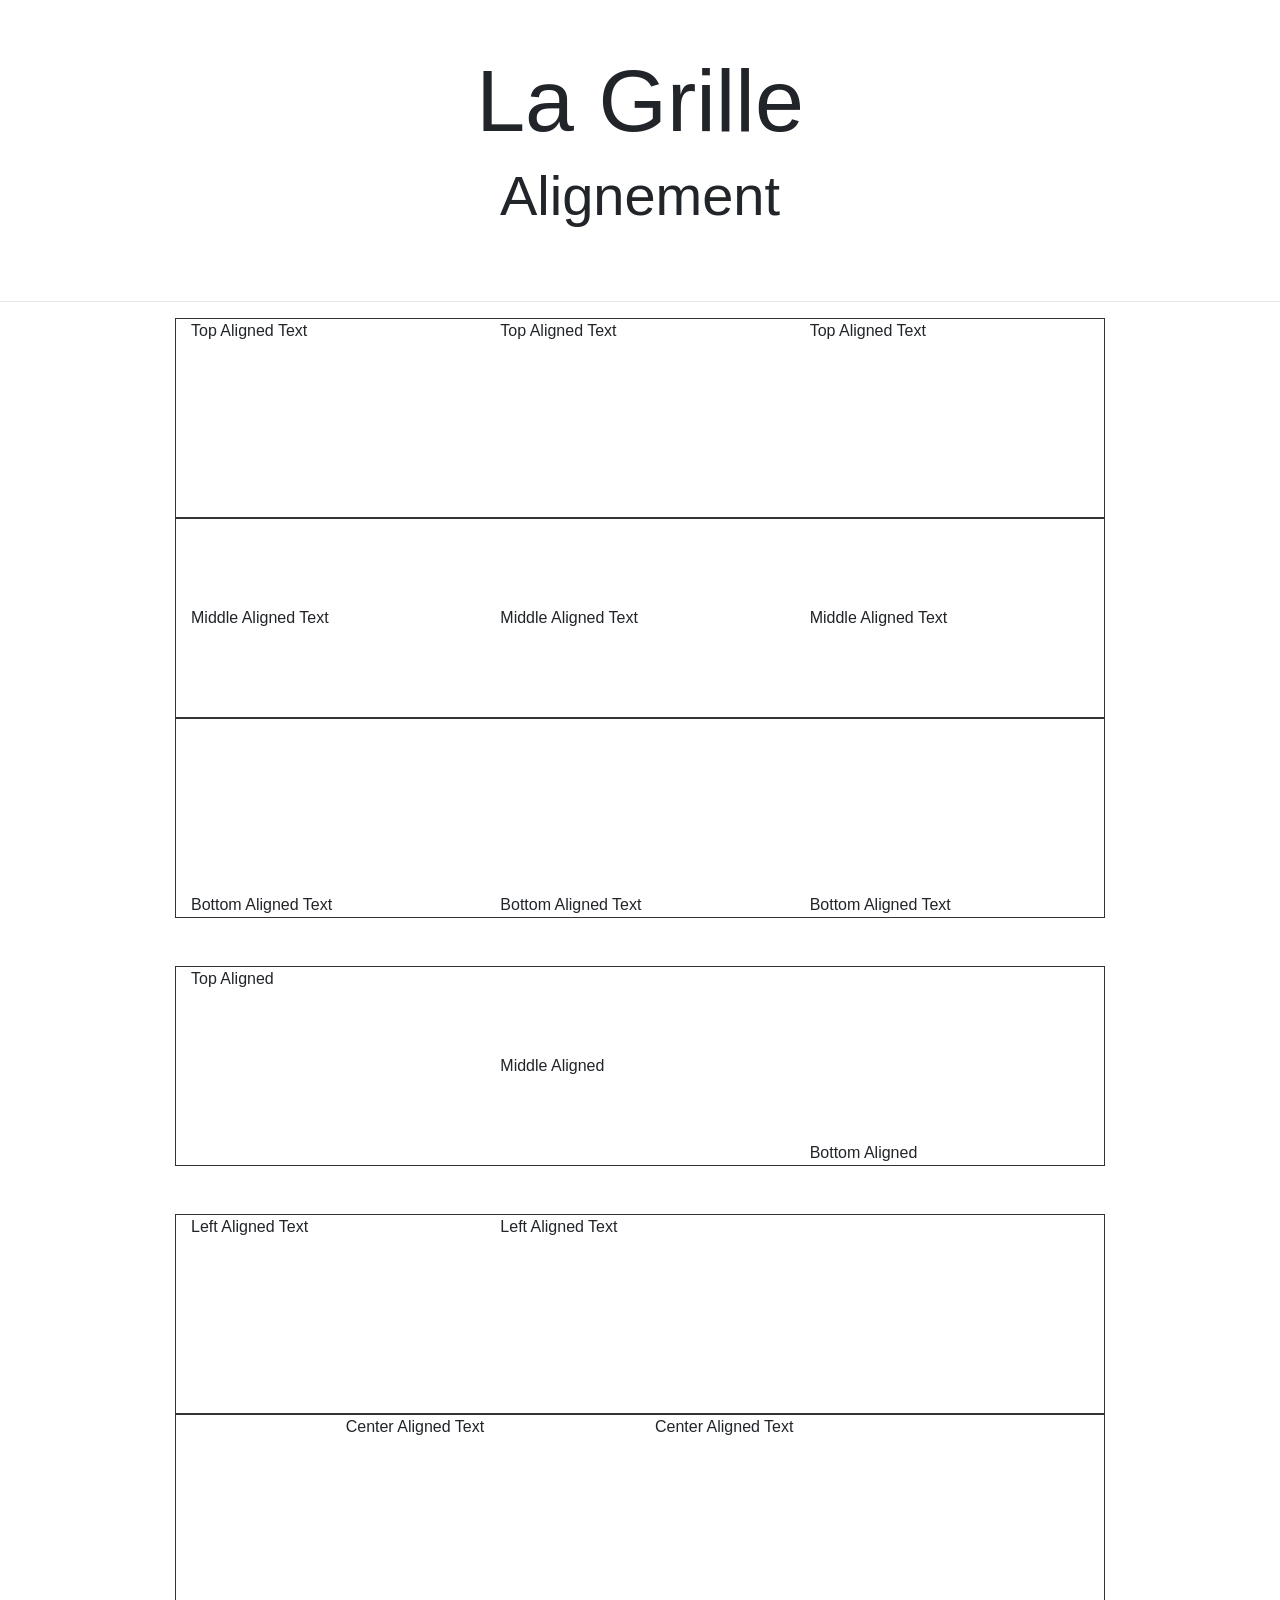
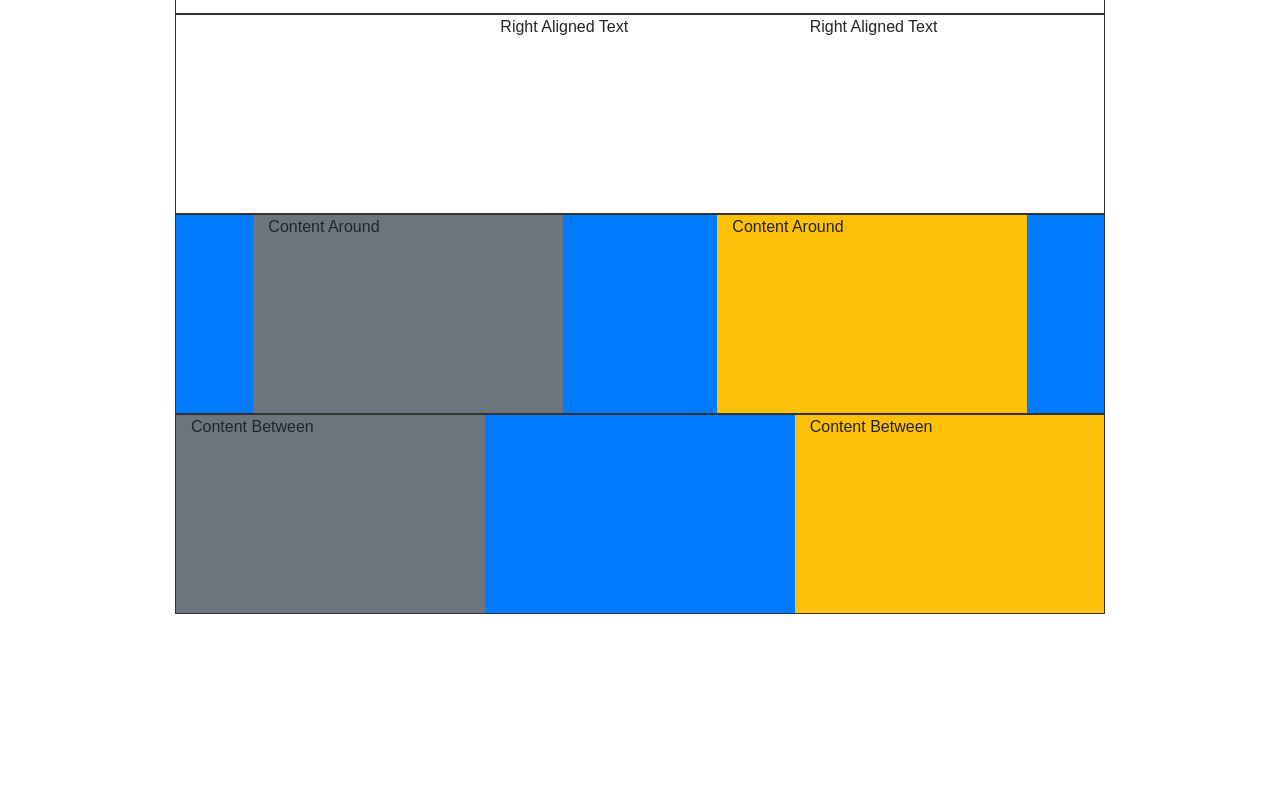
<file: Contenu 2 Grille/1.1_Alignement.html>
<!DOCTYPE html>
<html lang="fr">

<head>
    <meta charset="UTF-8">
    <meta name="viewport" content="width=device-width, initial-scale=1.0">
    <meta http-equiv="X-UA-Compatible" content="ie=edge">
    <title>Contenu 2</title>
    <link rel="stylesheet" href="style.css">
    <!-- Le CSS de Bootstrap -->
    <link rel="stylesheet" href="https://stackpath.bootstrapcdn.com/bootstrap/4.3.1/css/bootstrap.min.css"
        integrity="sha384-ggOyR0iXCbMQv3Xipma34MD+dH/1fQ784/j6cY/iJTQUOhcWr7x9JvoRxT2MZw1T" crossorigin="anonymous">
    <!-- JQUERY -->
    <script src="https://code.jquery.com/jquery-3.3.1.slim.min.js"
        integrity="sha384-q8i/X+965DzO0rT7abK41JStQIAqVgRVzpbzo5smXKp4YfRvH+8abtTE1Pi6jizo"
        crossorigin="anonymous"></script>
    <!-- popper.js -->
    <script src="https://cdnjs.cloudflare.com/ajax/libs/popper.js/1.14.7/umd/popper.min.js"
        integrity="sha384-UO2eT0CpHqdSJQ6hJty5KVphtPhzWj9WO1clHTMGa3JDZwrnQq4sF86dIHNDz0W1"
        crossorigin="anonymous"></script>
    <!-- Le JavaScript de Bootstrap -->
    <script src="https://stackpath.bootstrapcdn.com/bootstrap/4.3.1/js/bootstrap.min.js"
        integrity="sha384-JjSmVgyd0p3pXB1rRibZUAYoIIy6OrQ6VrjIEaFf/nJGzIxFDsf4x0xIM+B07jRM"
        crossorigin="anonymous"></script>

</head>

<body>

    <h1 class="text-center mt-5 display-2">La Grille</h1>
    <h2 class="text-center mt-0 display-4">Alignement</h2>
    <br>
    <br>
    
    <hr>
    <div class="container w-75">




        <!-- Alignement Vertical -->
        <div class="container">
            <div class="row align-items-start" style="height:200px;border:1px #333 solid">
                <div class="col">
                    Top Aligned Text
                </div>
                <div class="col">
                    Top Aligned Text
                </div>
                <div class="col">
                    Top Aligned Text
                </div>
            </div>
            <div class="row align-items-center" style="height:200px;border:1px #333 solid">
                <div class="col">
                    Middle Aligned Text
                </div>
                <div class="col">
                    Middle Aligned Text
                </div>
                <div class="col">
                    Middle Aligned Text
                </div>
            </div>
            <div class="row align-items-end" style="height:200px;border:1px #333 solid">
                <div class="col">
                    Bottom Aligned Text
                </div>
                <div class="col">
                    Bottom Aligned Text
                </div>
                <div class="col">
                    Bottom Aligned Text
                </div>
            </div>
        </div>

        <br>
        <br>

        <!-- Cols alignés verticalement individuellement -->
        <div class="container">
            <div class="row" style="height:200px;border:1px #333 solid">
                <div class="col align-self-start">
                    Top Aligned
                </div>
                <div class="col align-self-center">
                    Middle Aligned
                </div>
                <div class="col align-self-end">
                    Bottom Aligned
                </div>
            </div>
        </div>

        <br>
        <br>

        <!-- Col alignés horizontalement -->
        <div class="container">
            <div class="row justify-content-start" style="height:200px;border:1px #333 solid">
                <div class="col-4">
                    Left Aligned Text
                </div>
                <div class="col-4">
                    Left Aligned Text
                </div>
            </div>
            <div class="row justify-content-center" style="height:200px;border:1px #333 solid">
                <div class="col-4">
                    Center Aligned Text
                </div>
                <div class="col-4">
                    Center Aligned Text
                </div>
            </div>
            <div class="row justify-content-end" style="height:200px;border:1px #333 solid">
                <div class="col-4">
                    Right Aligned Text
                </div>
                <div class="col-4">
                    Right Aligned Text
                </div>
            </div>
            <div class="row justify-content-around bg-primary" style="height:200px;border:1px #333 solid">
                <div class="col-4 bg-secondary">
                    Content Around
                </div>
                <div class="col-4 bg-warning">
                    Content Around
                </div>
            </div>
            <div class="row justify-content-between bg-primary" style="height:200px;border:1px #333 solid">
                <div class="col-4 bg-secondary">
                    Content Between
                </div>
                <div class="col-4 bg-warning">
                    Content Between
                </div>
            </div>
        </div>

        <br>
        <br>

    
    </div>



    <br>
    <br>
    <br>
    <br>
    <br>
    <br>
</body>

</html>
</file>
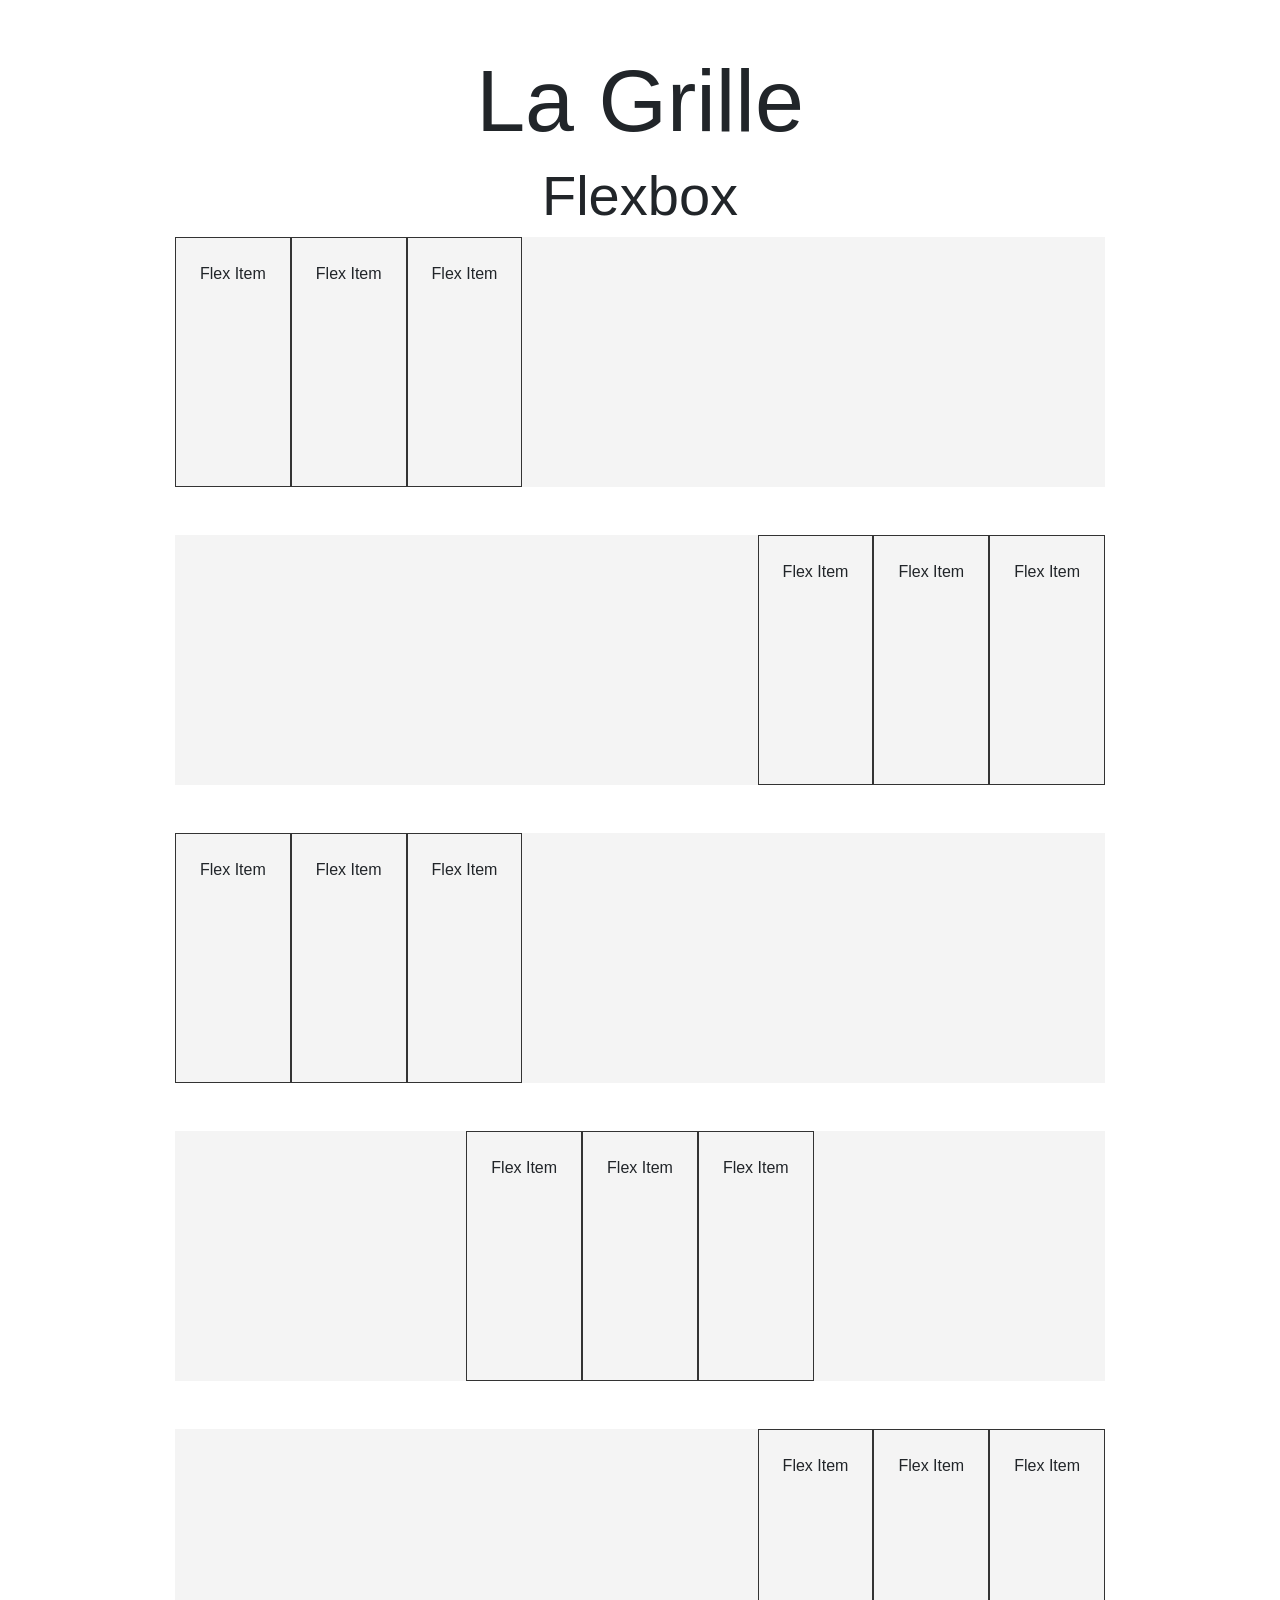
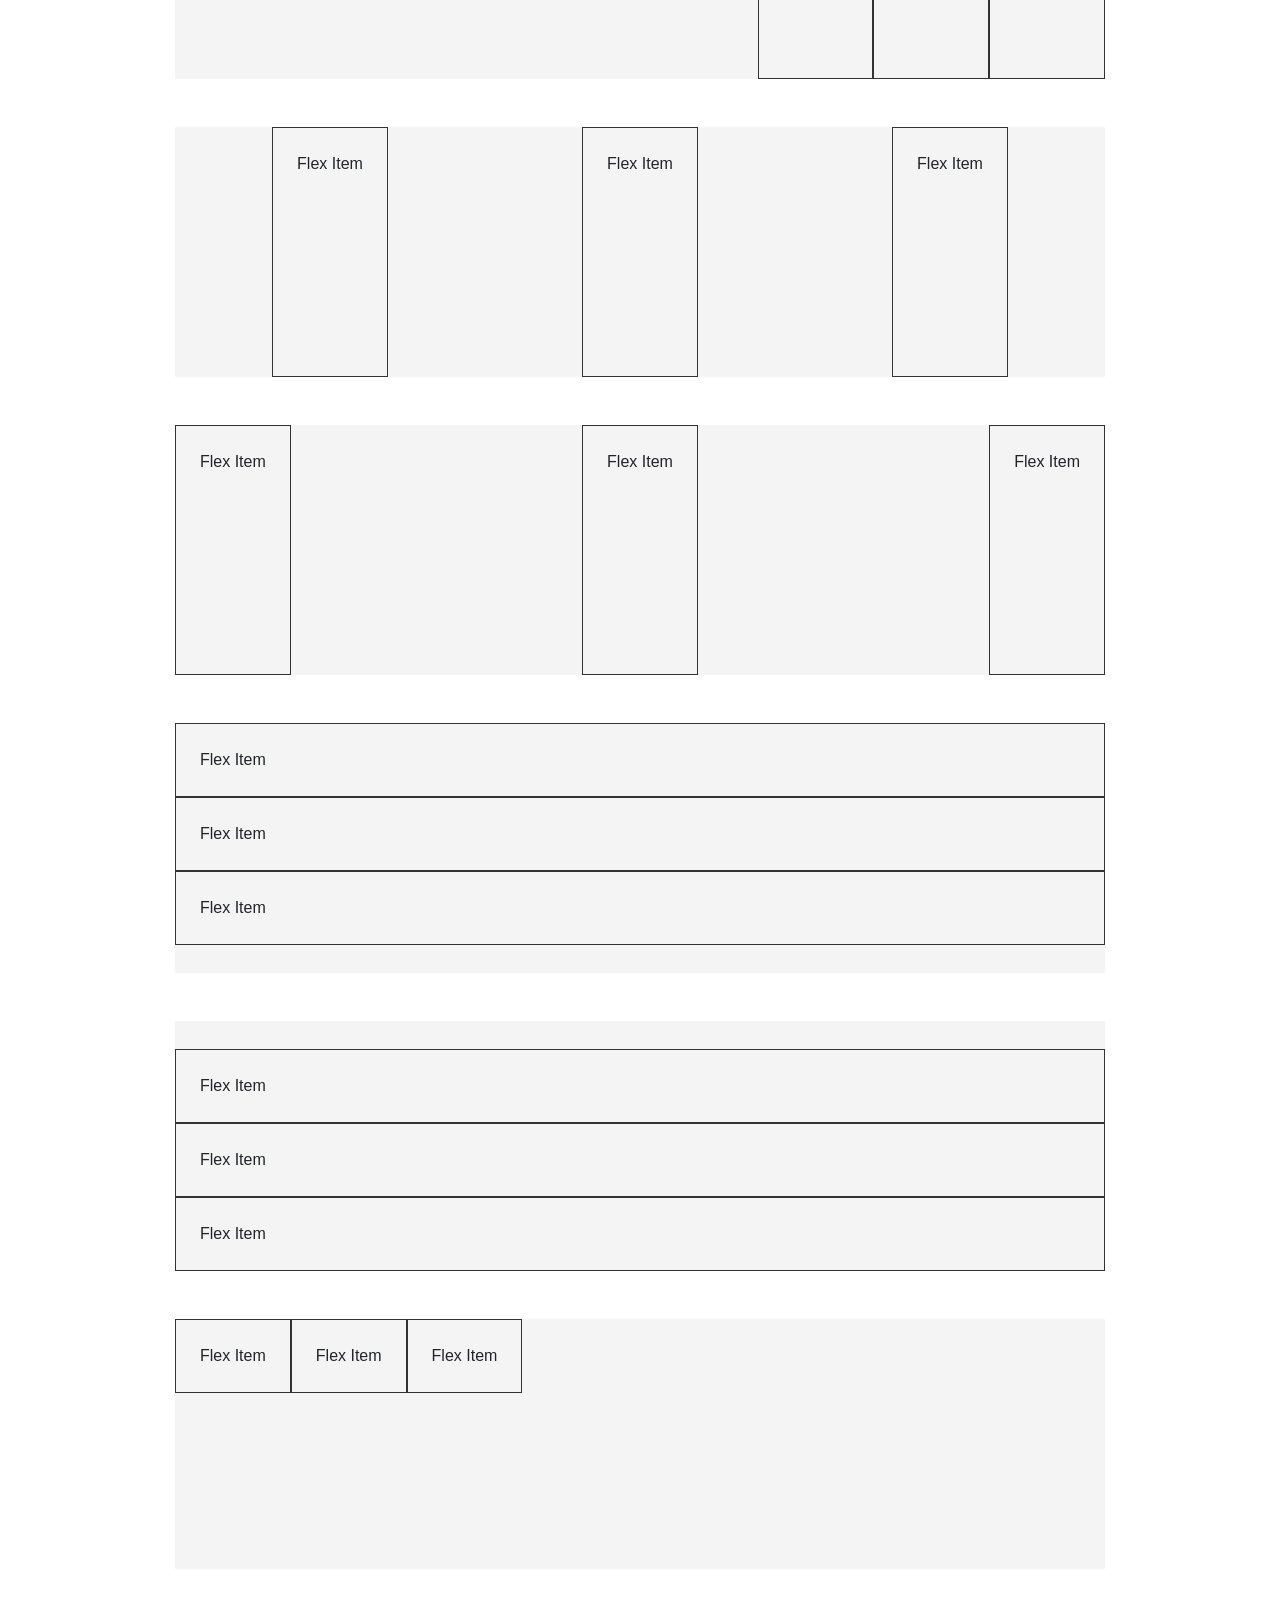
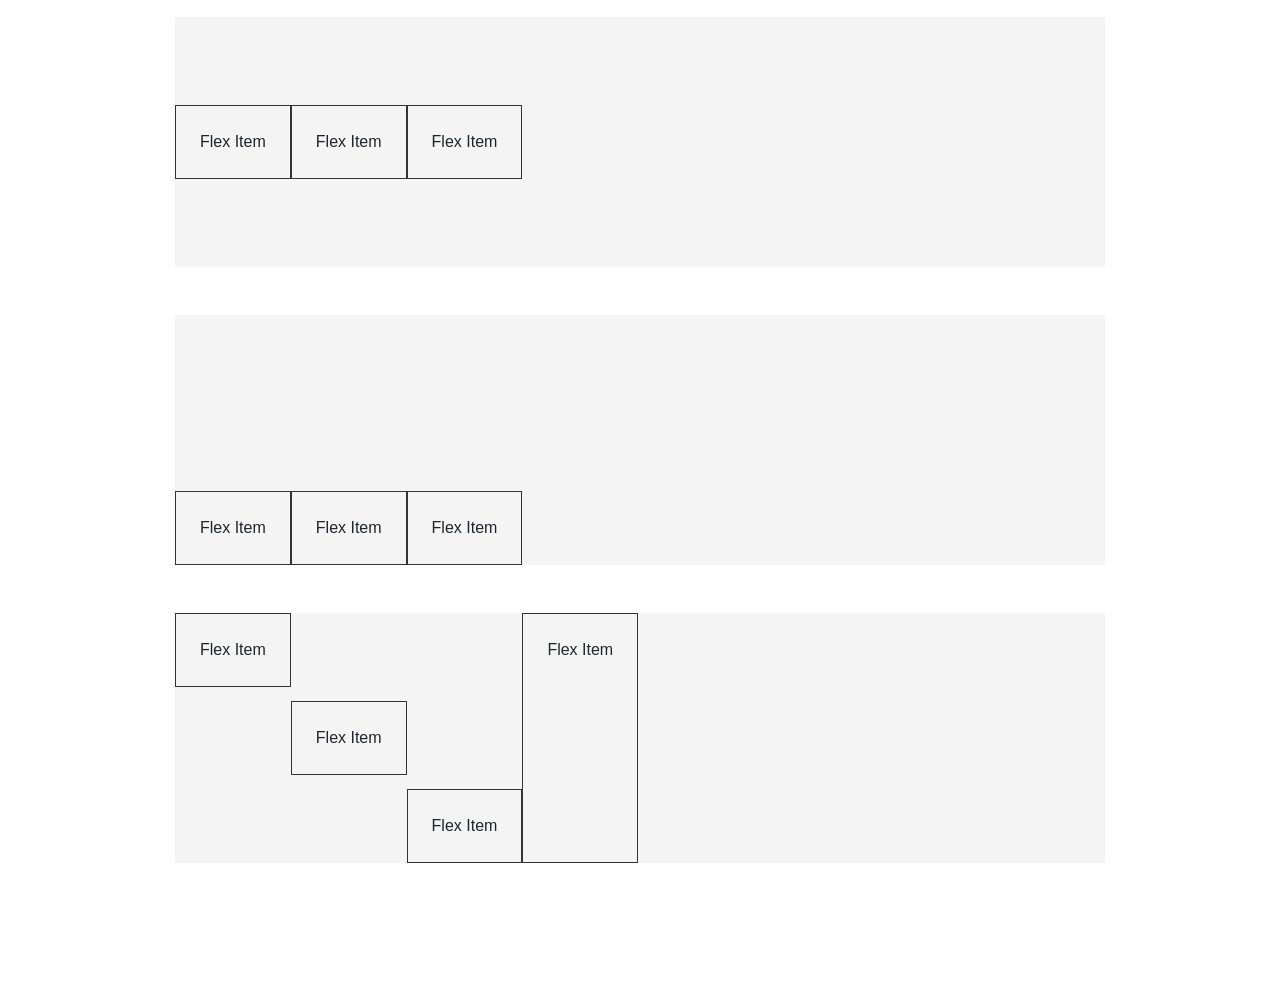
<file: Contenu 2 Grille/1.2_Flexbox.html>
<!DOCTYPE html>
<html lang="fr">

<head>
    <meta charset="UTF-8">
    <meta name="viewport" content="width=device-width, initial-scale=1.0">
    <meta http-equiv="X-UA-Compatible" content="ie=edge">
    <title>Contenu 2</title>
    <link rel="stylesheet" href="style.css">
    <!-- Le CSS de Bootstrap -->
    <link rel="stylesheet" href="https://stackpath.bootstrapcdn.com/bootstrap/4.3.1/css/bootstrap.min.css"
        integrity="sha384-ggOyR0iXCbMQv3Xipma34MD+dH/1fQ784/j6cY/iJTQUOhcWr7x9JvoRxT2MZw1T" crossorigin="anonymous">
    <!-- JQUERY -->
    <script src="https://code.jquery.com/jquery-3.3.1.slim.min.js"
        integrity="sha384-q8i/X+965DzO0rT7abK41JStQIAqVgRVzpbzo5smXKp4YfRvH+8abtTE1Pi6jizo"
        crossorigin="anonymous"></script>
    <!-- popper.js -->
    <script src="https://cdnjs.cloudflare.com/ajax/libs/popper.js/1.14.7/umd/popper.min.js"
        integrity="sha384-UO2eT0CpHqdSJQ6hJty5KVphtPhzWj9WO1clHTMGa3JDZwrnQq4sF86dIHNDz0W1"
        crossorigin="anonymous"></script>
    <!-- Le JavaScript de Bootstrap -->
    <script src="https://stackpath.bootstrapcdn.com/bootstrap/4.3.1/js/bootstrap.min.js"
        integrity="sha384-JjSmVgyd0p3pXB1rRibZUAYoIIy6OrQ6VrjIEaFf/nJGzIxFDsf4x0xIM+B07jRM"
        crossorigin="anonymous"></script>
    <style>
        .row-hl {
            background: #f4f4f4;
            height: 250px;
        }

        .item-hl {
            border: 1px solid #333;
        }
    </style>
</head>

<body>

    <h1 class="text-center mt-5 display-2">La Grille</h1>
    <h2 class="text-center mt-0 display-4">Flexbox</h2>
   
    <div class="container w-75">




        <!-- FLEX ROW & FLEX ITEMS -->
        <div class="d-flex row-hl">
            <div class="p-4 item-hl">Flex Item</div>
            <div class="p-4 item-hl">Flex Item</div>
            <div class="p-4 item-hl">Flex Item</div>
        </div>

        <br>
        <br>

        <!-- FLEX ROW REVERSE -->
        <div class="d-flex flex-row-reverse row-hl">
            <div class="p-4 item-hl">Flex Item</div>
            <div class="p-4 item-hl">Flex Item</div>
            <div class="p-4 item-hl">Flex Item</div>
        </div>

        <br>
        <br>

        <!-- JUSTIFY CONTENT START -->
        <div class="d-flex justify-content-start row-hl">
            <div class="p-4 item-hl">Flex Item</div>
            <div class="p-4 item-hl">Flex Item</div>
            <div class="p-4 item-hl">Flex Item</div>
        </div>

        <br>
        <br>

        <!-- JUSTIFY CONTENT CENTER -->
        <div class="d-flex justify-content-center row-hl">
            <div class="p-4 item-hl">Flex Item</div>
            <div class="p-4 item-hl">Flex Item</div>
            <div class="p-4 item-hl">Flex Item</div>
        </div>

        <br>
        <br>

        <!-- JUSTIFY CONTENT END -->
        <div class="d-flex justify-content-end row-hl">
            <div class="p-4 item-hl">Flex Item</div>
            <div class="p-4 item-hl">Flex Item</div>
            <div class="p-4 item-hl">Flex Item</div>
        </div>

        <br>
        <br>

        <!-- JUSTIFY CONTENT AROUND -->
        <div class="d-flex justify-content-around row-hl">
            <div class="p-4 item-hl">Flex Item</div>
            <div class="p-4 item-hl">Flex Item</div>
            <div class="p-4 item-hl">Flex Item</div>
        </div>

        <br>
        <br>

        <!-- JUSTIFY CONTENT BETWEEN -->
        <div class="d-flex justify-content-between row-hl">
            <div class="p-4 item-hl">Flex Item</div>
            <div class="p-4 item-hl">Flex Item</div>
            <div class="p-4 item-hl">Flex Item</div>
        </div>

        <br>
        <br>

        <!-- FLEX COLUMN -->
        <div class="d-flex flex-column row-hl">
            <div class="p-4 item-hl">Flex Item</div>
            <div class="p-4 item-hl">Flex Item</div>
            <div class="p-4 item-hl">Flex Item</div>
        </div>

        <br>
        <br>

        <!-- FLEX COLUMN REVERSE -->
        <div class="d-flex flex-column-reverse row-hl">
            <div class="p-4 item-hl">Flex Item</div>
            <div class="p-4 item-hl">Flex Item</div>
            <div class="p-4 item-hl">Flex Item</div>
        </div>

        <br>
        <br>

        <!-- VERTICAL ALIGN ITEMS - START -->
        <div class="d-flex align-items-start row-hl">
            <div class="p-4 item-hl">Flex Item</div>
            <div class="p-4 item-hl">Flex Item</div>
            <div class="p-4 item-hl">Flex Item</div>
        </div>

        <br>
        <br>

        <!-- VERTICAL ALIGN ITEMS - CENTER -->
        <div class="d-flex align-items-center row-hl">
            <div class="p-4 item-hl">Flex Item</div>
            <div class="p-4 item-hl">Flex Item</div>
            <div class="p-4 item-hl">Flex Item</div>
        </div>

        <br>
        <br>

        <!-- VERTICAL ALIGN ITEMS - END -->
        <div class="d-flex align-items-end row-hl">
            <div class="p-4 item-hl">Flex Item</div>
            <div class="p-4 item-hl">Flex Item</div>
            <div class="p-4 item-hl">Flex Item</div>
        </div>


        <br>
        <br>

        <!-- ALIGN SELF -->
        <div class="d-flex row-hl">
            <div class="align-self-start p-4 item-hl">Flex Item</div>
            <div class="align-self-center p-4 item-hl">Flex Item</div>
            <div class="align-self-end p-4 item-hl">Flex Item</div>
            <div class="align-self-streched p-4 item-hl">Flex Item</div>
        </div>


    </div>


    <br>
    <br>
    <br>
    <br>
    <br>
    <br>
</body>

</html>
</file>
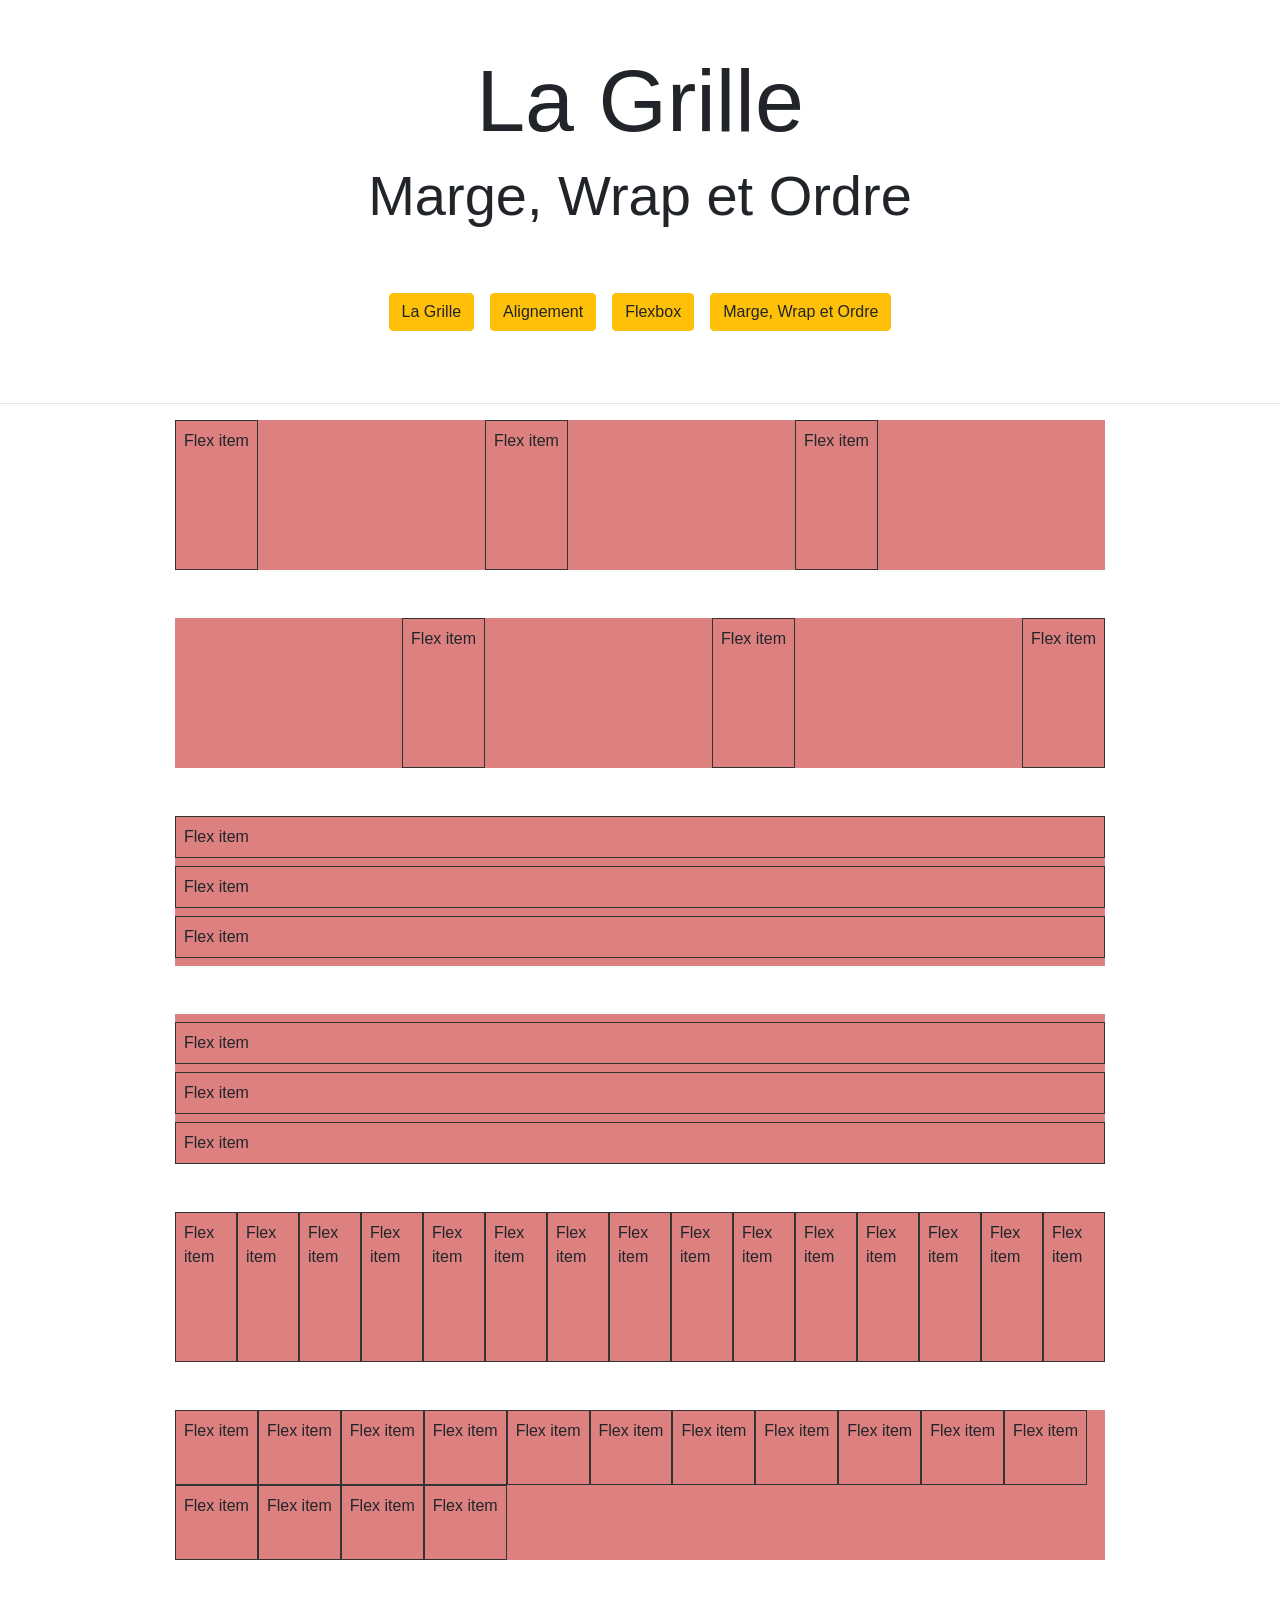
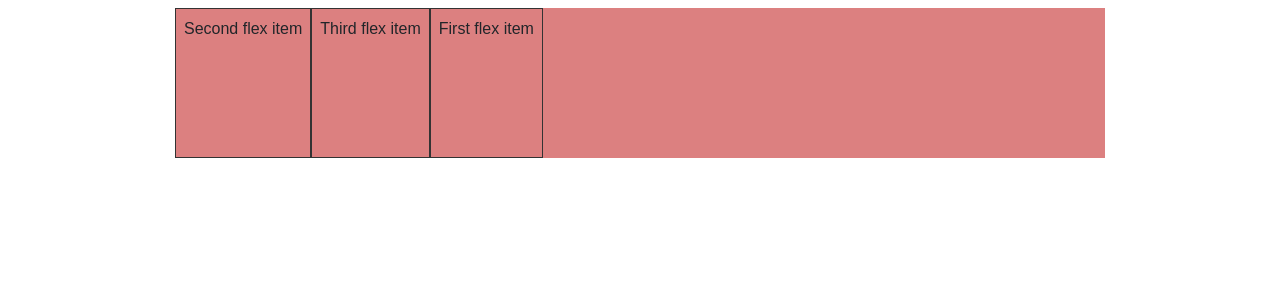
<file: Contenu 2 Grille/1.3_Marge,Wrap,Ordre.html>
<!DOCTYPE html>
<html lang="fr">

<head>
    <meta charset="UTF-8">
    <meta name="viewport" content="width=device-width, initial-scale=1.0">
    <meta http-equiv="X-UA-Compatible" content="ie=edge">
    <title>Contenu 2</title>
    <link rel="stylesheet" href="style.css">
    <!-- Le CSS de Bootstrap -->
    <link rel="stylesheet" href="https://stackpath.bootstrapcdn.com/bootstrap/4.3.1/css/bootstrap.min.css"
        integrity="sha384-ggOyR0iXCbMQv3Xipma34MD+dH/1fQ784/j6cY/iJTQUOhcWr7x9JvoRxT2MZw1T" crossorigin="anonymous">
    <!-- JQUERY -->
    <script src="https://code.jquery.com/jquery-3.3.1.slim.min.js"
        integrity="sha384-q8i/X+965DzO0rT7abK41JStQIAqVgRVzpbzo5smXKp4YfRvH+8abtTE1Pi6jizo"
        crossorigin="anonymous"></script>
    <!-- popper.js -->
    <script src="https://cdnjs.cloudflare.com/ajax/libs/popper.js/1.14.7/umd/popper.min.js"
        integrity="sha384-UO2eT0CpHqdSJQ6hJty5KVphtPhzWj9WO1clHTMGa3JDZwrnQq4sF86dIHNDz0W1"
        crossorigin="anonymous"></script>
    <!-- Le JavaScript de Bootstrap -->
    <script src="https://stackpath.bootstrapcdn.com/bootstrap/4.3.1/js/bootstrap.min.js"
        integrity="sha384-JjSmVgyd0p3pXB1rRibZUAYoIIy6OrQ6VrjIEaFf/nJGzIxFDsf4x0xIM+B07jRM"
        crossorigin="anonymous"></script>
    <style>
        .row-hl {
            background: #c01c1c8e;
            height: 150px;
        }

        .item-hl {
            border: 1px solid #333;
        }
    </style>
</head>

<body>

    <h1 class="text-center mt-5 display-2">La Grille</h1>
    <h2 class="text-center mt-0 display-4">Marge, Wrap et Ordre</h2>
    <br>
    <br>
    <div class="container d-flex flex-wrap justify-content-center">
        <a href="1_Grille.html" class="btn btn-warning m-2">La Grille</a>
        <a href="1.1_Alignement.html" class="btn btn-warning m-2">Alignement</a>
        <a href="1.2_Flexbox.html" class="btn btn-warning m-2">Flexbox</a>
        <a href="1.3_Marge,Wrap,Ordre.html" class="btn btn-warning m-2">Marge, Wrap et Ordre</a>
    </div>
    <br>
    <br>
    <hr>
    <div class="container w-75">


        <!-- MR-AUTO -->
        <div class="d-flex row-hl">
            <div class="mr-auto p-2 item-hl">Flex item</div>
            <div class="mr-auto p-2 item-hl">Flex item</div>
            <div class="mr-auto p-2 item-hl">Flex item</div>
        </div>

        <br>
        <br>

        <!-- ML-AUTO -->
        <div class="d-flex row-hl">
            <div class="ml-auto p-2 item-hl">Flex item</div>
            <div class="ml-auto p-2 item-hl">Flex item</div>
            <div class="ml-auto p-2 item-hl">Flex item</div>
        </div>

        <br>
        <br>

        <!-- MB-AUTO -->
        <div class="d-flex flex-column row-hl">
            <div class="mb-auto p-2 item-hl">Flex item</div>
            <div class="mb-auto p-2 item-hl">Flex item</div>
            <div class="mb-auto p-2 item-hl">Flex item</div>
        </div>

        <br>
        <br>

        <!-- MT-AUTO -->
        <div class="d-flex flex-column row-hl">
            <div class="mt-auto p-2 item-hl">Flex item</div>
            <div class="mt-auto p-2 item-hl">Flex item</div>
            <div class="mt-auto p-2 item-hl">Flex item</div>
        </div>

        <br>
        <br>

        <!-- NO WRAP -->
        <div class="d-flex nowrap row-hl">
            <div class="p-2 item-hl">Flex item</div>
            <div class="p-2 item-hl">Flex item</div>
            <div class="p-2 item-hl">Flex item</div>
            <div class="p-2 item-hl">Flex item</div>
            <div class="p-2 item-hl">Flex item</div>
            <div class="p-2 item-hl">Flex item</div>
            <div class="p-2 item-hl">Flex item</div>
            <div class="p-2 item-hl">Flex item</div>
            <div class="p-2 item-hl">Flex item</div>
            <div class="p-2 item-hl">Flex item</div>
            <div class="p-2 item-hl">Flex item</div>
            <div class="p-2 item-hl">Flex item</div>
            <div class="p-2 item-hl">Flex item</div>
            <div class="p-2 item-hl">Flex item</div>
            <div class="p-2 item-hl">Flex item</div>

        </div>

        <br>
        <br>

        <!-- WRAP -->
        <div class="d-flex flex-wrap row-hl">
            <div class="p-2 item-hl">Flex item</div>
            <div class="p-2 item-hl">Flex item</div>
            <div class="p-2 item-hl">Flex item</div>
            <div class="p-2 item-hl">Flex item</div>
            <div class="p-2 item-hl">Flex item</div>
            <div class="p-2 item-hl">Flex item</div>
            <div class="p-2 item-hl">Flex item</div>
            <div class="p-2 item-hl">Flex item</div>
            <div class="p-2 item-hl">Flex item</div>
            <div class="p-2 item-hl">Flex item</div>
            <div class="p-2 item-hl">Flex item</div>
            <div class="p-2 item-hl">Flex item</div>
            <div class="p-2 item-hl">Flex item</div>
            <div class="p-2 item-hl">Flex item</div>
            <div class="p-2 item-hl">Flex item</div>
        </div>

        <br>
        <br>

        <!-- ORDRE -->
        <div class="d-flex row-hl">
            <div class="order-3 p-2 item-hl">First flex item</div>
            <div class="order-1 p-2 item-hl">Second flex item</div>
            <div class="order-2 p-2 item-hl">Third flex item</div>
        </div>



    </div>


    <br>
    <br>
    <br>
    <br>
    <br>
    <br>
</body>

</html>
</file>
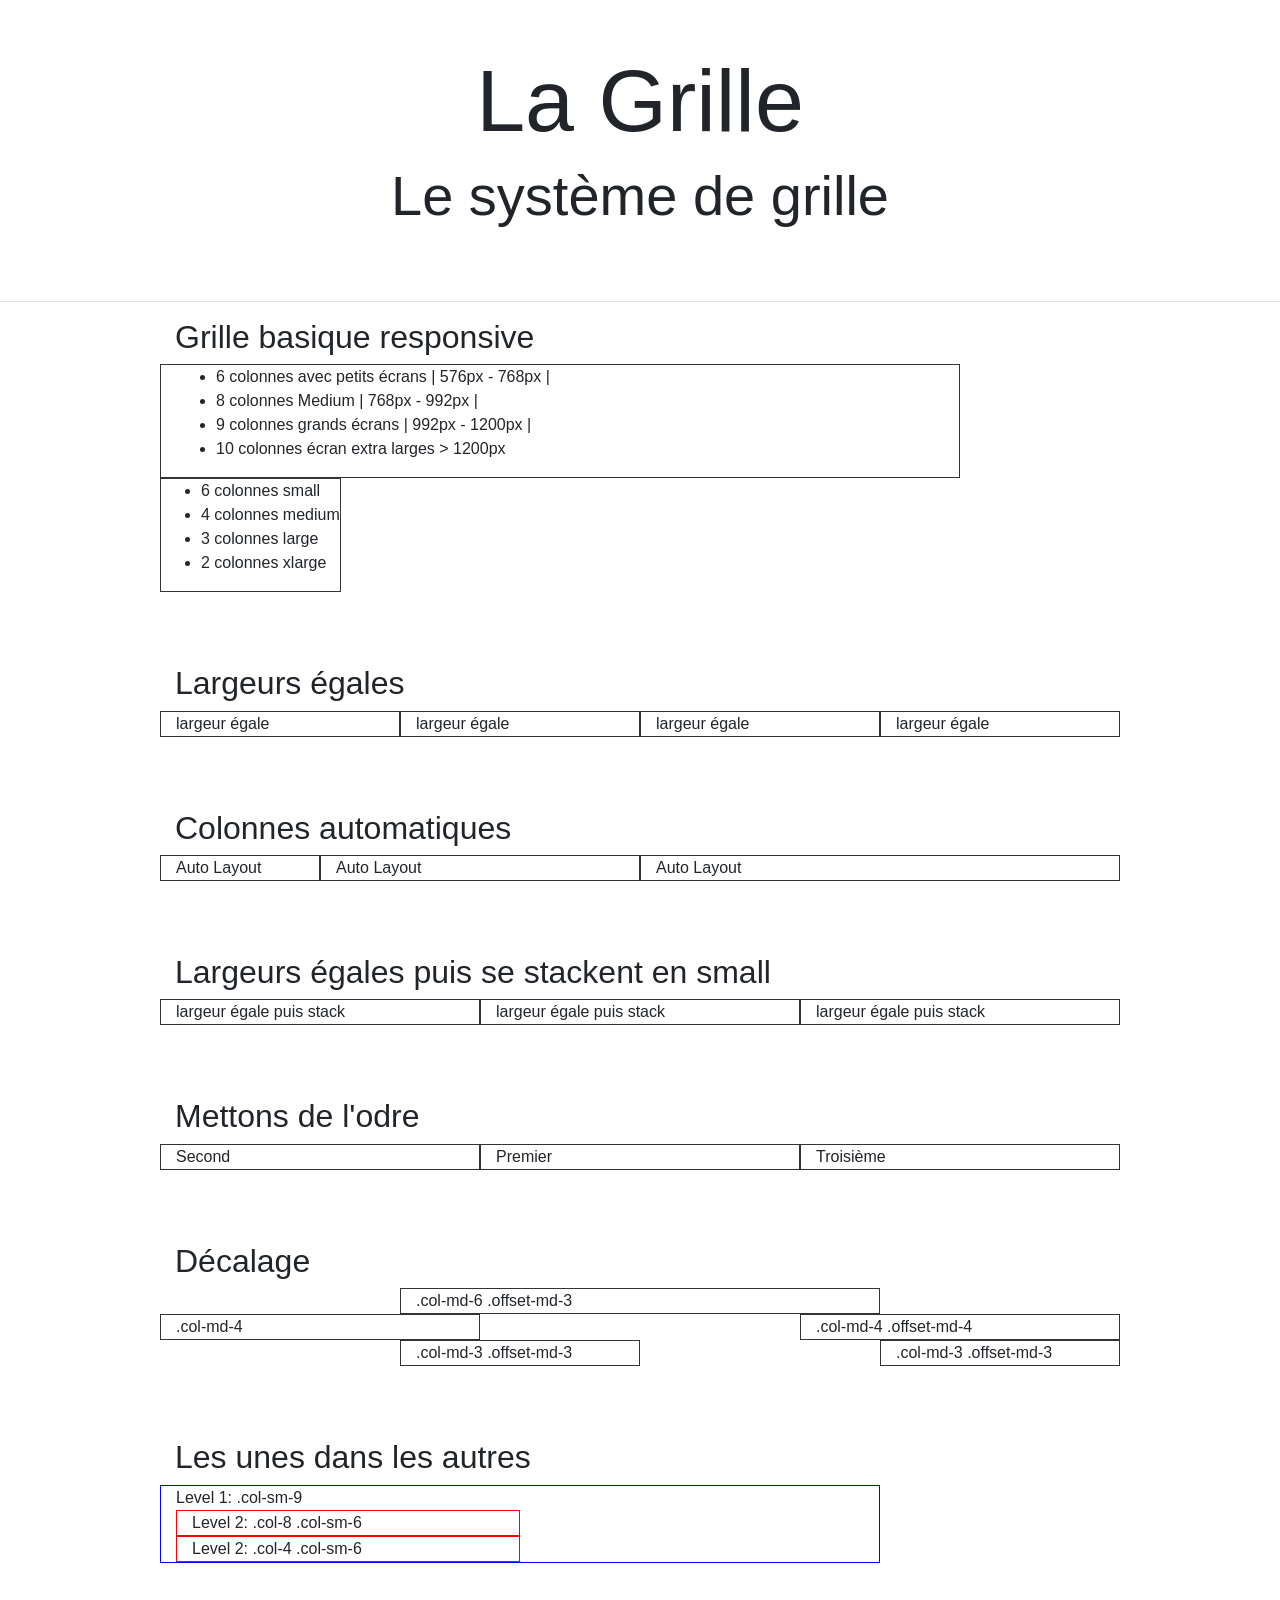
<file: Contenu 2 Grille/1_Grille.html>
<!DOCTYPE html>
<html lang="fr">

<head>
    <meta charset="UTF-8">
    <meta name="viewport" content="width=device-width, initial-scale=1.0">
    <meta http-equiv="X-UA-Compatible" content="ie=edge">
    <title>Contenu 2</title>
    <link rel="stylesheet" href="style.css">
    <!-- Le CSS de Bootstrap -->
    <link rel="stylesheet" href="https://stackpath.bootstrapcdn.com/bootstrap/4.3.1/css/bootstrap.min.css"
        integrity="sha384-ggOyR0iXCbMQv3Xipma34MD+dH/1fQ784/j6cY/iJTQUOhcWr7x9JvoRxT2MZw1T" crossorigin="anonymous">
    <!-- JQUERY -->
    <script src="https://code.jquery.com/jquery-3.3.1.slim.min.js"
        integrity="sha384-q8i/X+965DzO0rT7abK41JStQIAqVgRVzpbzo5smXKp4YfRvH+8abtTE1Pi6jizo"
        crossorigin="anonymous"></script>
    <!-- popper.js -->
    <script src="https://cdnjs.cloudflare.com/ajax/libs/popper.js/1.14.7/umd/popper.min.js"
        integrity="sha384-UO2eT0CpHqdSJQ6hJty5KVphtPhzWj9WO1clHTMGa3JDZwrnQq4sF86dIHNDz0W1"
        crossorigin="anonymous"></script>
    <!-- Le JavaScript de Bootstrap -->
    <script src="https://stackpath.bootstrapcdn.com/bootstrap/4.3.1/js/bootstrap.min.js"
        integrity="sha384-JjSmVgyd0p3pXB1rRibZUAYoIIy6OrQ6VrjIEaFf/nJGzIxFDsf4x0xIM+B07jRM"
        crossorigin="anonymous"></script>

</head>

<body>

    <h1 class="text-center mt-5 display-2">La Grille</h1>
    <h2 class="text-center mt-0 display-4">Le système de grille</h2>
    <br>
    <br>
    
    <hr>
    <div class="container w-75">




        <h2>Grille basique responsive</h2>
        <div class="row">         
            <div class="col-sm-6 col-md-8 col-lg-9 col-xl-10" style="border:1px solid #333">
                <ul>
                    <li>6 colonnes avec petits écrans | 576px - 768px |</li>
                    <li>8 colonnes Medium | 768px - 992px |</li>
                    <li>9 colonnes grands écrans | 992px - 1200px |</li>
                    <li>10 colonnes écran extra larges > 1200px</li>
                </ul>
            </div>
            <div class="" style="border:1px solid #333">
                <ul>
                    <li>6 colonnes small</li>
                    <li>4 colonnes medium</li>
                    <li>3 colonnes large</li>
                    <li>2 colonnes xlarge</li>
                </ul>
            </div>
        </div>

        <br>
        <br>
        <br>

        <h2>Largeurs égales</h2>
        <div class="row">
            <div class="col" style="border:1px solid #333">largeur égale</div>
            <div class="col" style="border:1px solid #333">largeur égale</div>
            <div class="col" style="border:1px solid #333">largeur égale</div>
            <div class="col" style="border:1px solid #333">largeur égale</div>
        </div>

        <br>
        <br>
        <br>


        <h2>Colonnes automatiques</h2>
        <div class="row">
            <div class="col" style="border:1px solid #333">Auto Layout</div>
            <div class="col-4" style="border:1px solid #333">Auto Layout</div>
            <div class="col-6" style="border:1px solid #333">Auto Layout</div>
        </div>

        <br>
        <br>
        <br>

        <h2>Largeurs égales puis se stackent en small</h2>
        <div class="row">
            <div class="col-sm" style="border:1px solid #333">largeur égale puis stack</div>
            <div class="col-sm" style="border:1px solid #333">largeur égale puis stack</div>
            <div class="col-sm" style="border:1px solid #333">largeur égale puis stack</div>
        </div>


        <br>
        <br>
        <br>

        <h2>Mettons de l'odre</h2>
        <div class="row">
            <div class="col order-2" style="border:1px solid #333">
                Premier
            </div>
            <div class="col order-1" style="border:1px solid #333">
                Second
            </div>
            <div class="col order-3" style="border:1px solid #333">
                Troisième
            </div>
        </div>

        <br>
        <br>
        <br>


        <h2>Décalage</h2>
        <div class="row">
            <!-- Décalage de 3 col à partir de md -->
            <div class="col-md-6 offset-md-3" style="border:1px solid #333">.col-md-6 .offset-md-3</div>
        </div>
        <div class="row">
            <!-- Seconde Div décalé de 4 cols -->
            <div class="col-md-4" style="border:1px solid #333">.col-md-4</div>
            <div class="col-md-4 offset-md-4" style="border:1px solid #333">.col-md-4 .offset-md-4</div>
        </div>

        <div class="row">
            <!-- Deux décalages de 3 -->
            <div class="col-md-3 offset-md-3" style="border:1px solid #333">.col-md-3 .offset-md-3</div>
            <div class="col-md-3 offset-md-3" style="border:1px solid #333">.col-md-3 .offset-md-3</div>
        </div>


        <br>
        <br>
        <br>

        <h2>Les unes dans les autres</h2>
        <div class="row">
            <div class="col-sm-9" style="border:1px solid blue">
                Level 1: .col-sm-9
                <div class="">
                    <div class="col-8 col-sm-6" style="border:1px solid red">
                        Level 2: .col-8 .col-sm-6
                    </div>
                    <div class="col-4 col-sm-6" style="border:1px solid red">
                        Level 2: .col-4 .col-sm-6
                    </div>
                </div>
            </div>
        </div>

    </div>


    <br>
    <br>
    <br>
    <br>
    <br>
    <br>

</body>

</html>
</file>
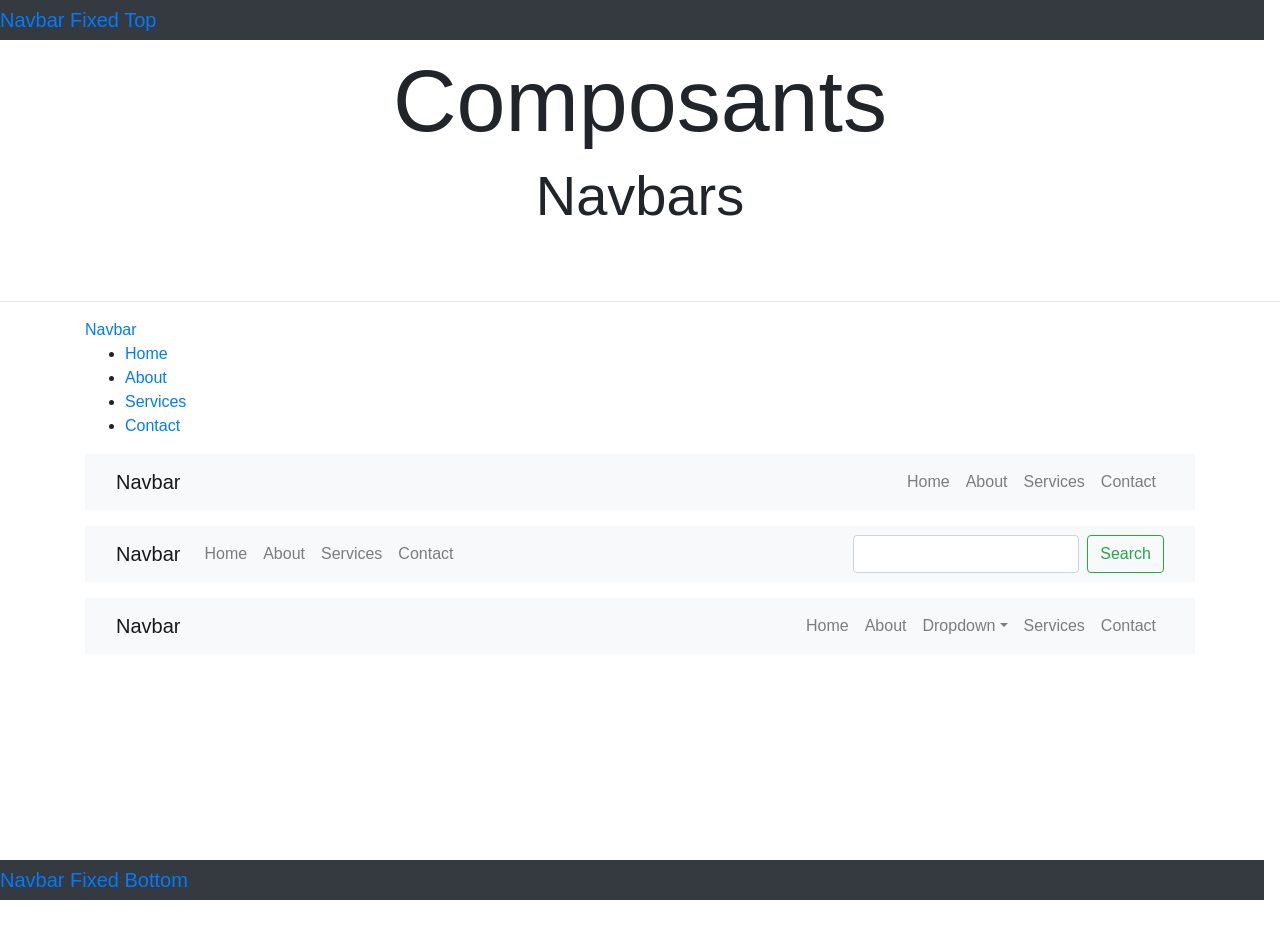
<file: Contenu-3-Composants/1.1_Navbars.html>
<!DOCTYPE html>
<html lang="fr">

<head>
    <meta charset="UTF-8">
    <meta name="viewport" content="width=device-width, initial-scale=1.0">
    <meta http-equiv="X-UA-Compatible" content="ie=edge">
    <title>Contenu 3</title>
    <link rel="stylesheet" href="style.css">
    <!-- Font-Awesome -->
    <link rel="stylesheet" href="https://use.fontawesome.com/releases/v5.7.2/css/all.css"
        integrity="sha384-fnmOCqbTlWIlj8LyTjo7mOUStjsKC4pOpQbqyi7RrhN7udi9RwhKkMHpvLbHG9Sr" crossorigin="anonymous">
    <!-- Le CSS de Bootstrap -->
    <link rel="stylesheet" href="https://stackpath.bootstrapcdn.com/bootstrap/4.3.1/css/bootstrap.min.css"
        integrity="sha384-ggOyR0iXCbMQv3Xipma34MD+dH/1fQ784/j6cY/iJTQUOhcWr7x9JvoRxT2MZw1T" crossorigin="anonymous">
    <!-- JQUERY -->
    <script src="https://code.jquery.com/jquery-3.3.1.slim.min.js"
        integrity="sha384-q8i/X+965DzO0rT7abK41JStQIAqVgRVzpbzo5smXKp4YfRvH+8abtTE1Pi6jizo"
        crossorigin="anonymous"></script>
    <!-- popper.js -->
    <script src="https://cdnjs.cloudflare.com/ajax/libs/popper.js/1.14.7/umd/popper.min.js"
        integrity="sha384-UO2eT0CpHqdSJQ6hJty5KVphtPhzWj9WO1clHTMGa3JDZwrnQq4sF86dIHNDz0W1"
        crossorigin="anonymous"></script>
    <!-- Le JavaScript de Bootstrap -->
    <script src="https://stackpath.bootstrapcdn.com/bootstrap/4.3.1/js/bootstrap.min.js"
        integrity="sha384-JjSmVgyd0p3pXB1rRibZUAYoIIy6OrQ6VrjIEaFf/nJGzIxFDsf4x0xIM+B07jRM"
        crossorigin="anonymous"></script>

</head>

<body>

    <h1 class="text-center mt-5 display-2">Composants</h1>
    <h2 class="text-center mt-0 display-4">Navbars</h2>
    <br>
    <br>
   
    <hr>
    <div class="container">


        <!-- Navbar de base -->
        <nav class=" mb-3">
            <div class="">
                <a class="" href="#">Navbar</a>
                <ul class="">
                    <li class="">
                        <a class="" href="#">Home</a>
                    </li>
                    <li class="">
                        <a class="" href="#">About</a>
                    </li>
                    <li class="">
                        <a class="" href="#">Services</a>
                    </li>
                    <li class="">
                        <a class="" href="#">Contact</a>
                    </li>
                </ul>
            </div>
        </nav>


       <!-- Navbar responsive -->
       <nav class="navbar navbar-expand-sm navbar-light bg-light mb-3">
        <div class="container">
            <a class="navbar-brand" href="#">Navbar</a>
             <button class="navbar-toggler" data-toggle="collapse"
              data-target="#navbarNav">
               <span class="navbar-toggler-icon"></span>
             </button>
            

        <div class="collapse navbar-collapse" id="navbarNav">
            <ul class="navbar-nav ml-auto">
                <li class="nav-item">
                    <a class="nav-link" href="#">Home</a>
                </li>
                <li class="nav-item">
                    <a class="nav-link" href="#">About</a>
                </li>
                <li class="nav-item">
                    <a class="nav-link" href="#">Services</a>
                </li>
                <li class="nav-item">
                    <a class="nav-link" href="#">Contact</a>
                </li>
            </ul>
        </div>
        </div>
    </nav>

    <!-- Navbar avec formulaire -->
    <nav class="navbar navbar-expand-md navbar-light bg-light mb-3">
        <div class="container">
            <a class="navbar-brand" href="#">Navbar</a>
            <button class="navbar-toggler" data-toggle="collapse" data-target="#navbarNav">
                <span class="navbar-toggler-icon"></span>
            </button>
            <div class="collapse navbar-collapse" id="navbarNav">
                <ul class="navbar-nav">
                    <li class="nav-item">
                        <a class="nav-link" href="#">Home</a>
                    </li>
                    <li class="nav-item">
                        <a class="nav-link" href="#">About</a>
                    </li>
                    <li class="nav-item">
                        <a class="nav-link" href="#">Services</a>
                    </li>
                    <li class="nav-item">
                        <a class="nav-link" href="#">Contact</a>
                    </li>
                </ul>

                <form class="form-inline ml-auto">
                    <input type="text" class="form-control mr-2">
                    <button class="btn btn-outline-success">Search</button>
                </form>

            </div>
        </div>
    </nav>





    <!-- NAVBAR WITH DROPDOWN -->
    <nav class="navbar navbar-expand-sm navbar-light bg-light mb-3">
        <div class="container">
            <a class="navbar-brand" href="#">Navbar</a>
            <ul class="navbar-nav">
                <li class="nav-item">
                    <a class="nav-link" href="#">Home</a>
                </li>
                <li class="nav-item">
                    <a class="nav-link" href="#">About</a>
                </li>
                
                <li class="nav-item dropdown">
                    <a href="#" class="nav-link dropdown-toggle" 
                        data-toggle="dropdown">Dropdown</a>
                    <div class="dropdown-menu">
                        <a href="" class="nav-item">Link 1</a>
                        <a href="" class="nav-item">Link 2</a>
                        <a href="" class="nav-item">Link 3</a>
                    </div> 
                </li>
                  
                <li class="nav-item">
                    <a class="nav-link" href="#">Services</a>
                </li>
                <li class="nav-item">
                    <a class="nav-link" href="#">Contact</a>
                </li>
            </ul>
        </div>
    </nav>




    <!-- Fixé au top + couleurs -->

    <nav class="navbar">
        <a href="#" class="navbar-brand fixed-top navbar-dark bg-dark">Navbar Fixed Top</a>
    </nav>

    <!-- Fixé au bot + couleurs -->
    <nav class="navbar">
        <a href="#" class="navbar-brand fixed-bottom navbar-dark bg-dark ">Navbar Fixed Bottom</a>
    </nav>



</div>

<br>
<br>
<br>
<br>
<br>
<br>

</body>

</html>
</file>
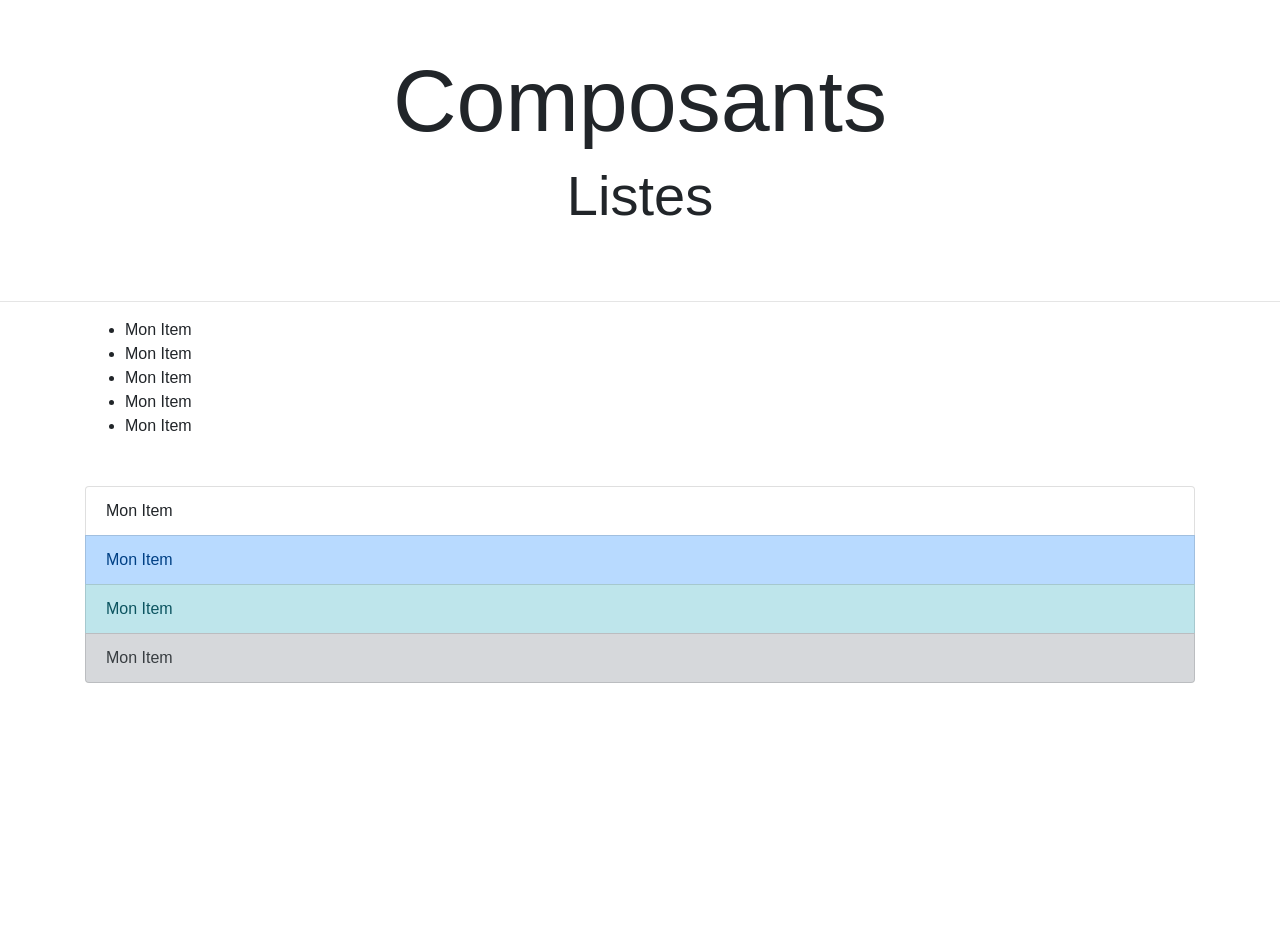
<file: Contenu-3-Composants/1.2_Listes.html>
<!DOCTYPE html>
<html lang="fr">

<head>
    <meta charset="UTF-8">
    <meta name="viewport" content="width=device-width, initial-scale=1.0">
    <meta http-equiv="X-UA-Compatible" content="ie=edge">
    <title>Contenu 3</title>
    <link rel="stylesheet" href="style.css">
    <!-- Font-Awesome -->
    <link rel="stylesheet" href="https://use.fontawesome.com/releases/v5.7.2/css/all.css"
        integrity="sha384-fnmOCqbTlWIlj8LyTjo7mOUStjsKC4pOpQbqyi7RrhN7udi9RwhKkMHpvLbHG9Sr" crossorigin="anonymous">
    <!-- Le CSS de Bootstrap -->
    <link rel="stylesheet" href="https://stackpath.bootstrapcdn.com/bootstrap/4.3.1/css/bootstrap.min.css"
        integrity="sha384-ggOyR0iXCbMQv3Xipma34MD+dH/1fQ784/j6cY/iJTQUOhcWr7x9JvoRxT2MZw1T" crossorigin="anonymous">
    <!-- JQUERY -->
    <script src="https://code.jquery.com/jquery-3.3.1.slim.min.js"
        integrity="sha384-q8i/X+965DzO0rT7abK41JStQIAqVgRVzpbzo5smXKp4YfRvH+8abtTE1Pi6jizo"
        crossorigin="anonymous"></script>
    <!-- popper.js -->
    <script src="https://cdnjs.cloudflare.com/ajax/libs/popper.js/1.14.7/umd/popper.min.js"
        integrity="sha384-UO2eT0CpHqdSJQ6hJty5KVphtPhzWj9WO1clHTMGa3JDZwrnQq4sF86dIHNDz0W1"
        crossorigin="anonymous"></script>
    <!-- Le JavaScript de Bootstrap -->
    <script src="https://stackpath.bootstrapcdn.com/bootstrap/4.3.1/js/bootstrap.min.js"
        integrity="sha384-JjSmVgyd0p3pXB1rRibZUAYoIIy6OrQ6VrjIEaFf/nJGzIxFDsf4x0xIM+B07jRM"
        crossorigin="anonymous"></script>

</head>

<body>

    <h1 class="text-center mt-5 display-2">Composants</h1>
    <h2 class="text-center mt-0 display-4">Listes</h2>
    <br>
    <br>
    
    <hr>
    <div class="container">



        <!-- Simple Liste-->
        <ul class=" mb-5">
            <li class="">Mon Item</li>
            <li class="">Mon Item</li>
            <li class="">Mon Item</li>
            <li class="">Mon Item</li>
            <li class="">Mon Item</li>
        </ul>




        <!-- Couleurs -->
        <ul class="list-group mb-5">
            <li class="list-group-item">Mon Item</li>
            <li class="list-group-item list-group-item-primary">Mon Item</li>
            <li class="list-group-item list-group-item-info">Mon Item</li>
            <li class="list-group-item list-group-item-secondary">Mon Item</li>
        </ul>






    </div>

    <br>
    <br>
    <br>
    <br>
    <br>
    <br>

</body>

</html>
</file>
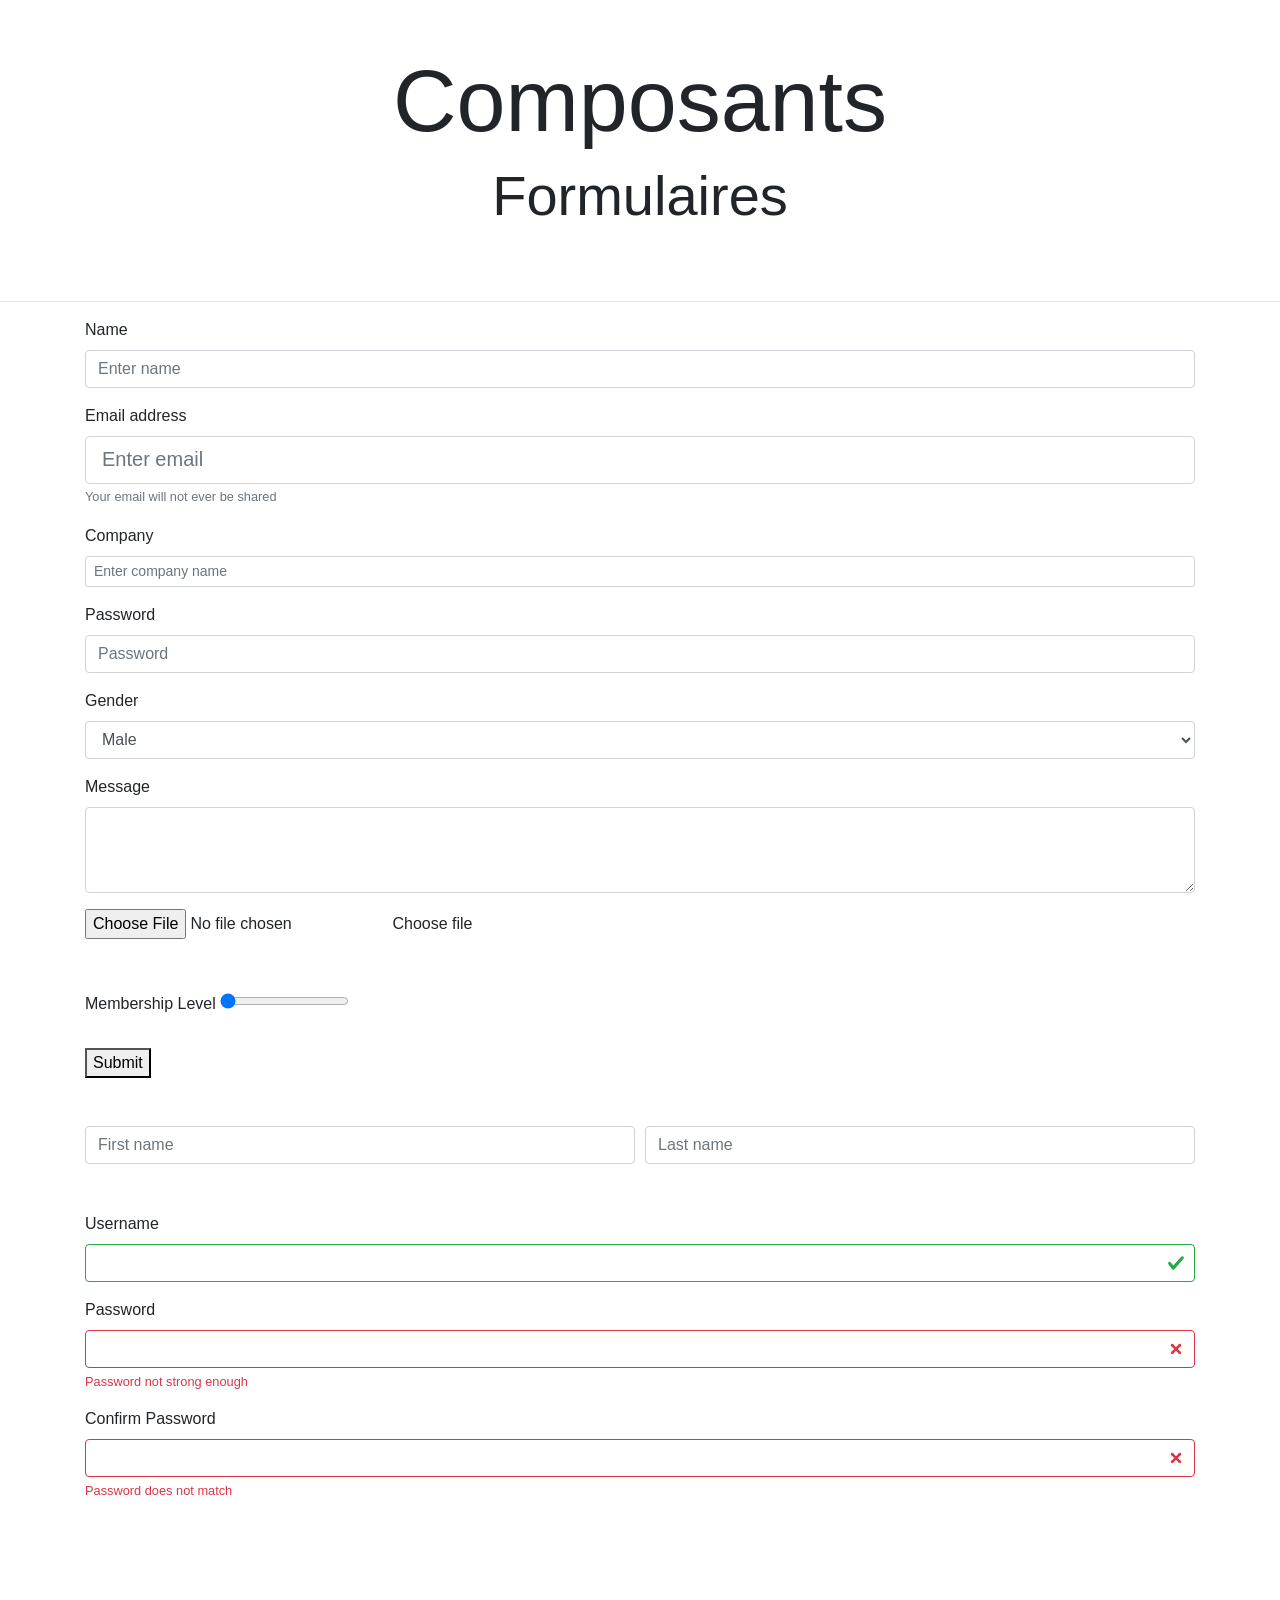
<file: Contenu-3-Composants/1.3_Form.html>
<!DOCTYPE html>
<html lang="fr">

<head>
    <meta charset="UTF-8">
    <meta name="viewport" content="width=device-width, initial-scale=1.0">
    <meta http-equiv="X-UA-Compatible" content="ie=edge">
    <title>Contenu 3</title>
    <link rel="stylesheet" href="style.css">
    <!-- Font-Awesome -->
    <link rel="stylesheet" href="https://use.fontawesome.com/releases/v5.7.2/css/all.css"
        integrity="sha384-fnmOCqbTlWIlj8LyTjo7mOUStjsKC4pOpQbqyi7RrhN7udi9RwhKkMHpvLbHG9Sr" crossorigin="anonymous">
    <!-- Le CSS de Bootstrap -->
    <link rel="stylesheet" href="https://stackpath.bootstrapcdn.com/bootstrap/4.3.1/css/bootstrap.min.css"
        integrity="sha384-ggOyR0iXCbMQv3Xipma34MD+dH/1fQ784/j6cY/iJTQUOhcWr7x9JvoRxT2MZw1T" crossorigin="anonymous">
    <!-- JQUERY -->
    <script src="https://code.jquery.com/jquery-3.3.1.slim.min.js"
        integrity="sha384-q8i/X+965DzO0rT7abK41JStQIAqVgRVzpbzo5smXKp4YfRvH+8abtTE1Pi6jizo"
        crossorigin="anonymous"></script>
    <!-- popper.js -->
    <script src="https://cdnjs.cloudflare.com/ajax/libs/popper.js/1.14.7/umd/popper.min.js"
        integrity="sha384-UO2eT0CpHqdSJQ6hJty5KVphtPhzWj9WO1clHTMGa3JDZwrnQq4sF86dIHNDz0W1"
        crossorigin="anonymous"></script>
    <!-- Le JavaScript de Bootstrap -->
    <script src="https://stackpath.bootstrapcdn.com/bootstrap/4.3.1/js/bootstrap.min.js"
        integrity="sha384-JjSmVgyd0p3pXB1rRibZUAYoIIy6OrQ6VrjIEaFf/nJGzIxFDsf4x0xIM+B07jRM"
        crossorigin="anonymous"></script>

</head>

<body>

    <h1 class="text-center mt-5 display-2">Composants</h1>
    <h2 class="text-center mt-0 display-4">Formulaires</h2>
    <br>
    <br>
   
    <hr>
    <div class="container">



         <!-- Formulaire -->
         <form>
            <!-- Groupes de champs de textes -->
            <div class="form-group">
                <label for="name">Name</label>
                <input class="form-control" type="text" id="name" placeholder="Enter name">
            </div>
            <div class="form-group">
                <label for="email">Email address</label>
                <input class="form-control form-control-lg" type="email" id="email" placeholder="Enter email">
                <small class="text-muted">Your email will not ever be shared</small>
            </div>
            <div class="form-group">
                <label for="company">Company</label>
                <input class="form-control form-control-sm" type="text" id="company" placeholder="Enter company name">
            </div>
            <div class="form-group">
                <label for="password">Password</label>
                <input class="form-control" type="password" id="password" placeholder="Password">
            </div>




            <!-- Selectionner -->
            <div class="form-group">
                <label for="gender">Gender</label>
                <select class="form-control" id="gender">
                    <option>Male</option>
                    <option>Female</option>
                </select>
            </div>
            <!-- TextArea -->
            <div class="form-group">
                <label for="message">Message</label>
                <textarea class="form-control" id="message" rows="3"></textarea>
            </div>

            <!-- Custom -->
            <div class="">
                <input type="file" id="myfile" class="">
                <label class="" for="myfile">Choose file</label>
            </div>
            <br>
            <br>
            <!-- Input de type Range -->
            <div class="">
                <label for="membership">Membership Level</label>
                <input class="" min="1" max="5" step="1" value="1" type="range">
            </div>

            <br>

            <button class="" type="submit">Submit</button>
        </form>

        <br>
        <br>


        <!-- Rangé de Form 6x6-->
        <form>
            <div class="form-row">
                <div class="col">
                    <input type="text" class="form-control" placeholder="First name">
                </div>
                <div class="col">
                    <input type="text" class="form-control" placeholder="Last name">
                </div>
            </div>
        </form>

        <br>
        <br>

        <!-- Validation -->
        <div class="form-group">
            <label for="username">Username</label>
            <input class="form-control is-valid" type="text" id="username">
        </div>
        <div class="form-group">
            <label for="password">Password</label>
            <input class="form-control is-invalid" type="text" id="password">
            <div class="invalid-feedback">
                Password not strong enough
            </div>
        </div>
        <div class="form-group">
            <label for="password2">Confirm Password</label>
            <input class="form-control is-invalid" type="text" id="password2">
            <div class="invalid-feedback">
                Password does not match
            </div>
        </div>





    </div>

    <br>
    <br>
    <br>
    <br>
    <br>
    <br>


</body>

</html>
</file>
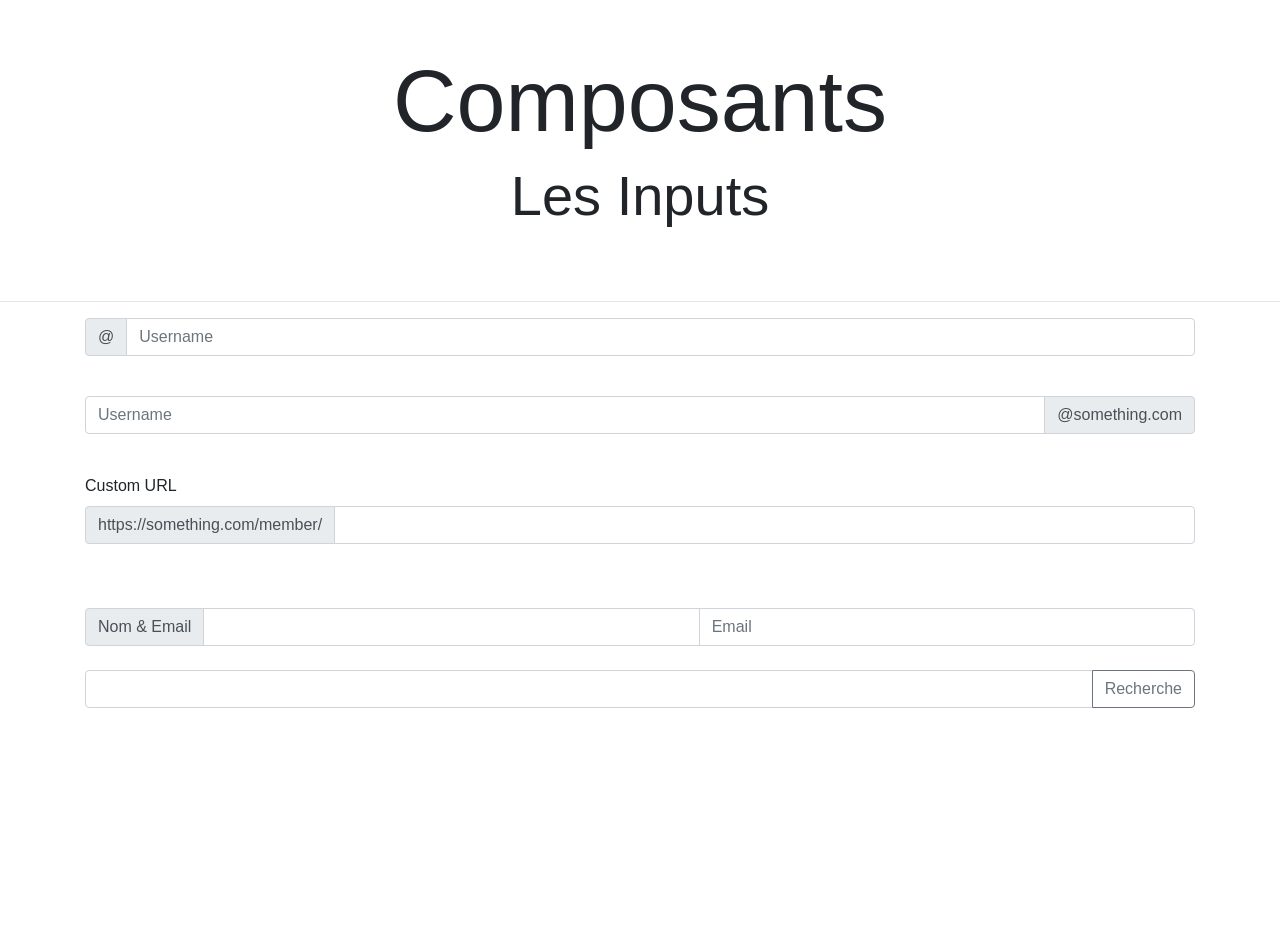
<file: Contenu-3-Composants/1.4_Inputs.html>
<!DOCTYPE html>
<html lang="fr">

<head>
    <meta charset="UTF-8">
    <meta name="viewport" content="width=device-width, initial-scale=1.0">
    <meta http-equiv="X-UA-Compatible" content="ie=edge">
    <title>Contenu 3</title>
    <link rel="stylesheet" href="style.css">
    <!-- Font-Awesome -->
    <link rel="stylesheet" href="https://use.fontawesome.com/releases/v5.7.2/css/all.css"
        integrity="sha384-fnmOCqbTlWIlj8LyTjo7mOUStjsKC4pOpQbqyi7RrhN7udi9RwhKkMHpvLbHG9Sr" crossorigin="anonymous">
    <!-- Le CSS de Bootstrap -->
    <link rel="stylesheet" href="https://stackpath.bootstrapcdn.com/bootstrap/4.3.1/css/bootstrap.min.css"
        integrity="sha384-ggOyR0iXCbMQv3Xipma34MD+dH/1fQ784/j6cY/iJTQUOhcWr7x9JvoRxT2MZw1T" crossorigin="anonymous">
    <!-- JQUERY -->
    <script src="https://code.jquery.com/jquery-3.3.1.slim.min.js"
        integrity="sha384-q8i/X+965DzO0rT7abK41JStQIAqVgRVzpbzo5smXKp4YfRvH+8abtTE1Pi6jizo"
        crossorigin="anonymous"></script>
    <!-- popper.js -->
    <script src="https://cdnjs.cloudflare.com/ajax/libs/popper.js/1.14.7/umd/popper.min.js"
        integrity="sha384-UO2eT0CpHqdSJQ6hJty5KVphtPhzWj9WO1clHTMGa3JDZwrnQq4sF86dIHNDz0W1"
        crossorigin="anonymous"></script>
    <!-- Le JavaScript de Bootstrap -->
    <script src="https://stackpath.bootstrapcdn.com/bootstrap/4.3.1/js/bootstrap.min.js"
        integrity="sha384-JjSmVgyd0p3pXB1rRibZUAYoIIy6OrQ6VrjIEaFf/nJGzIxFDsf4x0xIM+B07jRM"
        crossorigin="anonymous"></script>

</head>

<body>

    <h1 class="text-center mt-5 display-2">Composants</h1>
    <h2 class="text-center mt-0 display-4">Les Inputs</h2>
    <br>
    <br>
    
    <hr>
    <div class="container">


        <!-- Inputs basiques-->
        <div class="input-group mb-3">
            <div class="input-group-prepend">
                <span class="input-group-text">@</span>
            </div>
            <input class="form-control" type="text" placeholder="Username">
        </div>

        <br>

        <div class=" input-group mb-3">
            <input type="text" class="form-control" placeholder="Username">
            <div class="input-group-append">
                <span class="input-group-text">@something.com</span>
            </div>
        </div>

        <br>

        <label for="basic-url">Custom URL</label>
        <div class="input-group mb-3">
            <div class="input-group-prepend">
                <span class="input-group-text">https://something.com/member/</span>
            </div>
            <input type="text" class="form-control">
        </div>

        <br>




        <br>

        <!-- Inputs multiples -->
        <div class="input-group">
            <div class="input-group-prepend">
                <span class="input-group-text">Nom & Email</span>
            </div>
            <input class="form-control" type="text">
            <input class="form-control" type="email" placeholder="Email">
        </div>

        <br>

        <!--  Bouton recherche -->
        <div class=" input-group mb-3">
            <input class="form-control" type="text">
            <div class="input-group-append">
                <button class="btn btn-outline-secondary" type="button">Recherche</button>
            </div>
        </div>


    </div>

    <br>
    <br>
    <br>
    <br>
    <br>
    <br>
</body>

</html>
</file>
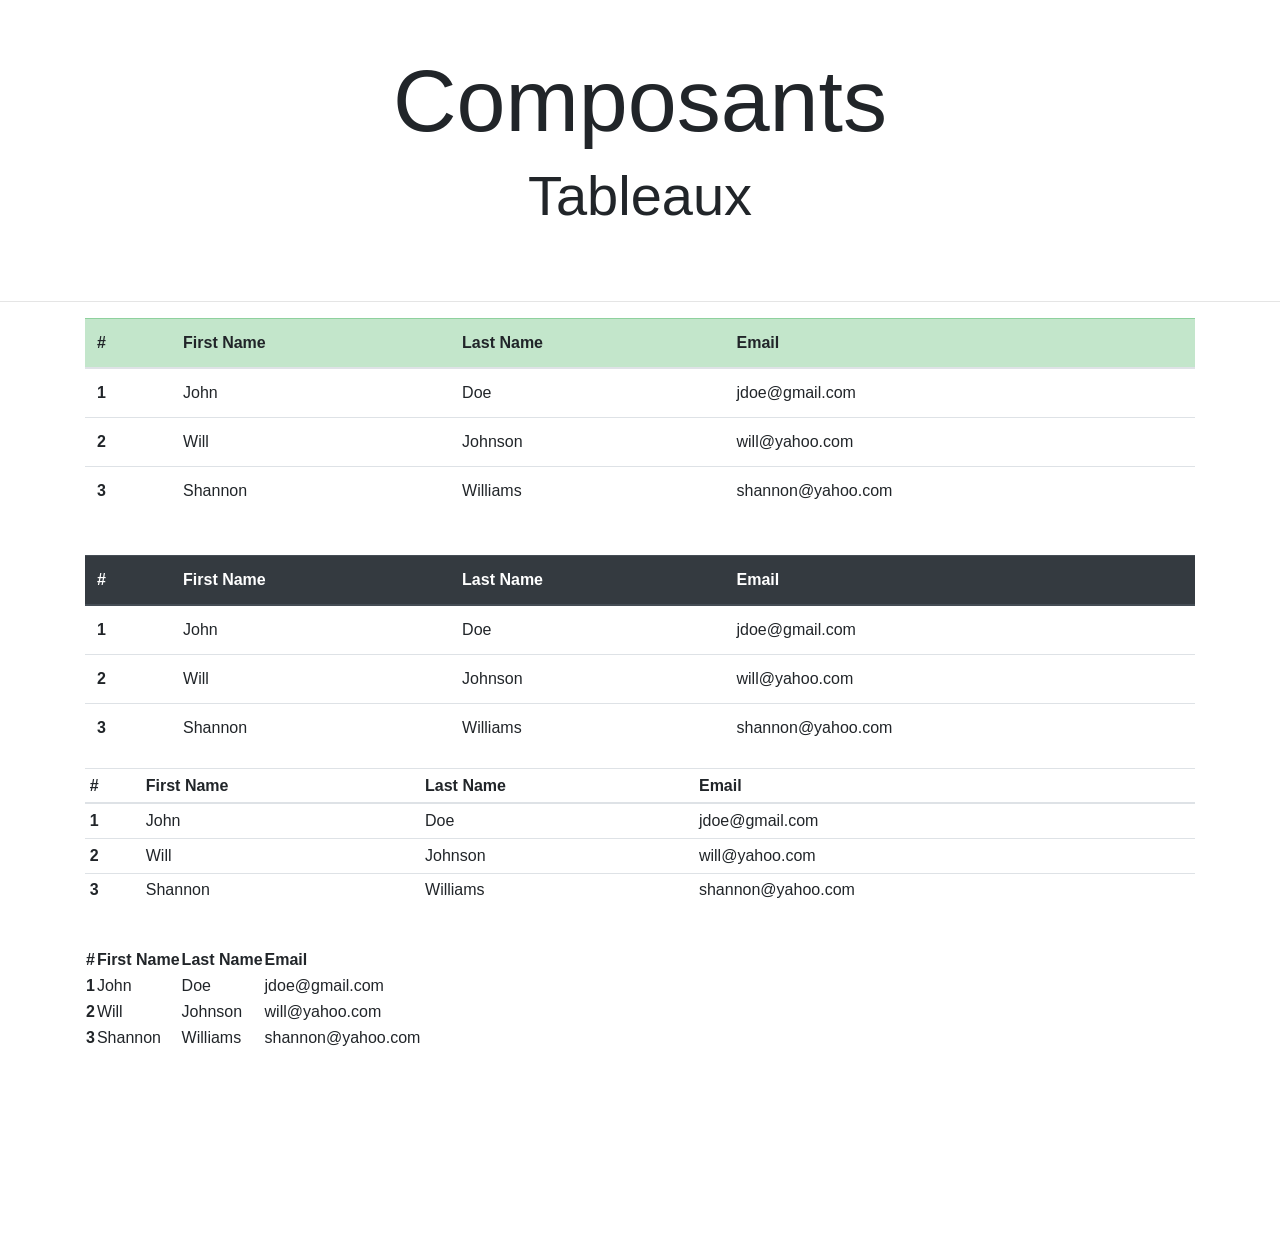
<file: Contenu-3-Composants/1.5_Tableaux.html>
<!DOCTYPE html>
<html lang="fr">

<head>
    <meta charset="UTF-8">
    <meta name="viewport" content="width=device-width, initial-scale=1.0">
    <meta http-equiv="X-UA-Compatible" content="ie=edge">
    <title>Contenu 3</title>
    <link rel="stylesheet" href="style.css">
    <!-- Font-Awesome -->
    <link rel="stylesheet" href="https://use.fontawesome.com/releases/v5.7.2/css/all.css"
        integrity="sha384-fnmOCqbTlWIlj8LyTjo7mOUStjsKC4pOpQbqyi7RrhN7udi9RwhKkMHpvLbHG9Sr" crossorigin="anonymous">
    <!-- Le CSS de Bootstrap -->
    <link rel="stylesheet" href="https://stackpath.bootstrapcdn.com/bootstrap/4.3.1/css/bootstrap.min.css"
        integrity="sha384-ggOyR0iXCbMQv3Xipma34MD+dH/1fQ784/j6cY/iJTQUOhcWr7x9JvoRxT2MZw1T" crossorigin="anonymous">
    <!-- JQUERY -->
    <script src="https://code.jquery.com/jquery-3.3.1.slim.min.js"
        integrity="sha384-q8i/X+965DzO0rT7abK41JStQIAqVgRVzpbzo5smXKp4YfRvH+8abtTE1Pi6jizo"
        crossorigin="anonymous"></script>
    <!-- popper.js -->
    <script src="https://cdnjs.cloudflare.com/ajax/libs/popper.js/1.14.7/umd/popper.min.js"
        integrity="sha384-UO2eT0CpHqdSJQ6hJty5KVphtPhzWj9WO1clHTMGa3JDZwrnQq4sF86dIHNDz0W1"
        crossorigin="anonymous"></script>
    <!-- Le JavaScript de Bootstrap -->
    <script src="https://stackpath.bootstrapcdn.com/bootstrap/4.3.1/js/bootstrap.min.js"
        integrity="sha384-JjSmVgyd0p3pXB1rRibZUAYoIIy6OrQ6VrjIEaFf/nJGzIxFDsf4x0xIM+B07jRM"
        crossorigin="anonymous"></script>

</head>

<body>

    <h1 class="text-center mt-5 display-2">Composants</h1>
    <h2 class="text-center mt-0 display-4">Tableaux</h2>
    <br>
    <br>
    
    <hr>
    <div class="container">


       <!-- Tableau -->
       <table class="table">
        <thead>
            <tr class="table-success">
                <th>#</th>
                <th>First Name</th>
                <th>Last Name</th>
                <th>Email</th>
            </tr>
        </thead>
        <tbody>
            <tr>
                <th scope="row">1</th>
                <td>John</td>
                <td>Doe</td>
                <td>jdoe@gmail.com</td>
            </tr>
            <tr>
                <th scope="row">2</th>
                <td>Will</td>
                <td>Johnson</td>
                <td>will@yahoo.com</td>
            </tr>
            <tr>
                <th scope="row">3</th>
                <td>Shannon</td>
                <td>Williams</td>
                <td>shannon@yahoo.com</td>
            </tr>
        </tbody>
    </table>

    <br>

    <!-- Dark -->
    <table class="table">
        <thead class="thead-dark">
            <tr>
                <th>#</th>
                <th>First Name</th>
                <th>Last Name</th>
                <th>Email</th>
            </tr>
        </thead>
        <tbody>
            <tr>
                <th scope="row">1</th>
                <td>John</td>
                <td>Doe</td>
                <td>jdoe@gmail.com</td>
            </tr>
            <tr>
                <th scope="row">2</th>
                <td>Will</td>
                <td>Johnson</td>
                <td>will@yahoo.com</td>
            </tr>
            <tr>
                <th scope="row">3</th>
                <td>Shannon</td>
                <td>Williams</td>
                <td>shannon@yahoo.com</td>
            </tr>
        </tbody>
    </table>




    <!-- Petit Tableau -->
    <table class="table table-sm">
        <thead>
            <tr>
                <th>#</th>
                <th>First Name</th>
                <th>Last Name</th>
                <th>Email</th>
            </tr>
        </thead>
        <tbody>
            <tr>
                <th scope="row">1</th>
                <td>John</td>
                <td>Doe</td>
                <td>jdoe@gmail.com</td>
            </tr>
            <tr>
                <th scope="row">2</th>
                <td>Will</td>
                <td>Johnson</td>
                <td>will@yahoo.com</td>
            </tr>
            <tr>
                <th scope="row">3</th>
                <td>Shannon</td>
                <td>Williams</td>
                <td>shannon@yahoo.com</td>
            </tr>
        </tbody>
    </table>

    <br>

    <!-- Tableaux Responsive -->
    <div class="">
        <table class="">
            <thead>
                <tr>
                    <th>#</th>
                    <th>First Name</th>
                    <th>Last Name</th>
                    <th>Email</th>
                </tr>
            </thead>
            <tbody>
                <tr>
                    <th scope="row">1</th>
                    <td>John</td>
                    <td>Doe</td>
                    <td>jdoe@gmail.com</td>
                </tr>
                <tr>
                    <th scope="row">2</th>
                    <td>Will</td>
                    <td>Johnson</td>
                    <td>will@yahoo.com</td>
                </tr>
                <tr>
                    <th scope="row">3</th>
                    <td>Shannon</td>
                    <td>Williams</td>
                    <td>shannon@yahoo.com</td>
                </tr>
            </tbody>
        </table>
    </div>

    <br>
    <br>




</div>

<br>
<br>
<br>
<br>
<br>
<br>

</body>

</html>
</file>
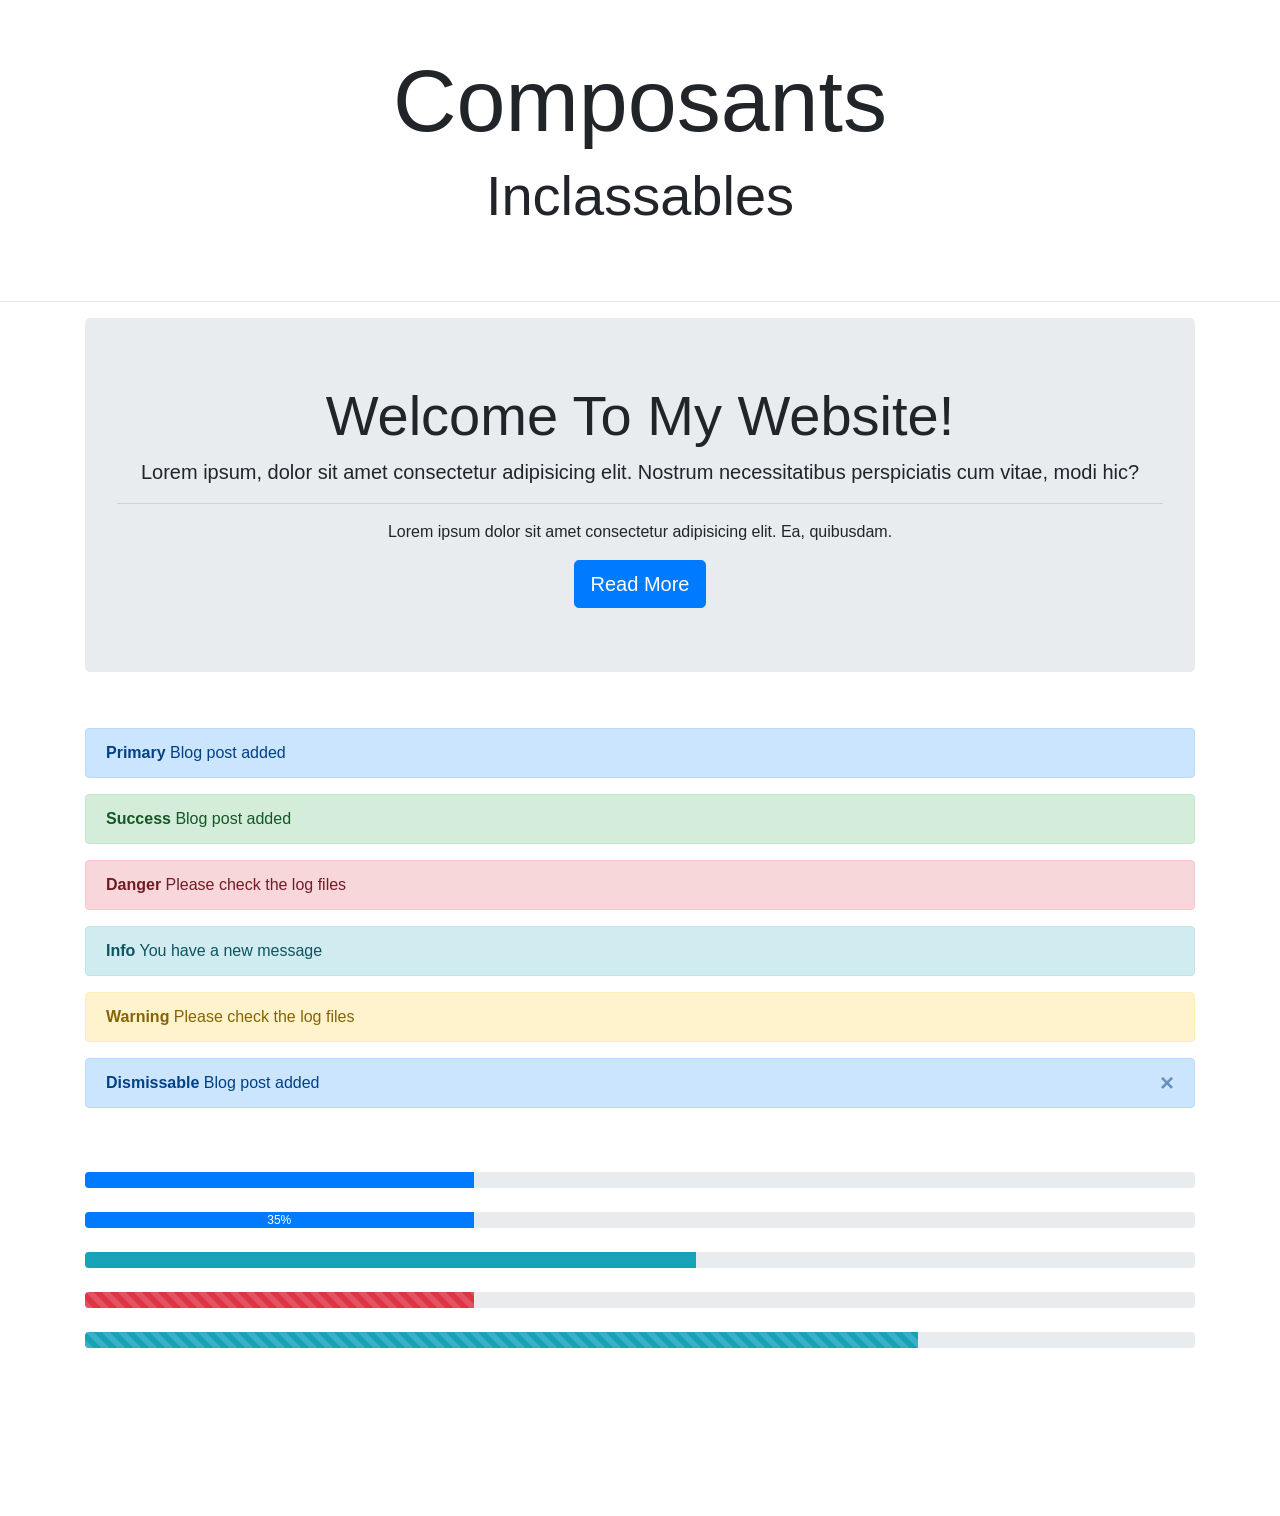
<file: Contenu-3-Composants/1.7_Inclassables.html>
<!DOCTYPE html>
<html lang="fr">

<head>
    <meta charset="UTF-8">
    <meta name="viewport" content="width=device-width, initial-scale=1.0">
    <meta http-equiv="X-UA-Compatible" content="ie=edge">
    <title>Contenu 3</title>
    <link rel="stylesheet" href="style.css">
    <!-- Font-Awesome -->
    <link rel="stylesheet" href="https://use.fontawesome.com/releases/v5.7.2/css/all.css"
        integrity="sha384-fnmOCqbTlWIlj8LyTjo7mOUStjsKC4pOpQbqyi7RrhN7udi9RwhKkMHpvLbHG9Sr" crossorigin="anonymous">
    <!-- Le CSS de Bootstrap -->
    <link rel="stylesheet" href="https://stackpath.bootstrapcdn.com/bootstrap/4.3.1/css/bootstrap.min.css"
        integrity="sha384-ggOyR0iXCbMQv3Xipma34MD+dH/1fQ784/j6cY/iJTQUOhcWr7x9JvoRxT2MZw1T" crossorigin="anonymous">
    <!-- JQUERY -->
    <script src="https://code.jquery.com/jquery-3.3.1.slim.min.js"
        integrity="sha384-q8i/X+965DzO0rT7abK41JStQIAqVgRVzpbzo5smXKp4YfRvH+8abtTE1Pi6jizo"
        crossorigin="anonymous"></script>
    <!-- popper.js -->
    <script src="https://cdnjs.cloudflare.com/ajax/libs/popper.js/1.14.7/umd/popper.min.js"
        integrity="sha384-UO2eT0CpHqdSJQ6hJty5KVphtPhzWj9WO1clHTMGa3JDZwrnQq4sF86dIHNDz0W1"
        crossorigin="anonymous"></script>
    <!-- Le JavaScript de Bootstrap -->
    <script src="https://stackpath.bootstrapcdn.com/bootstrap/4.3.1/js/bootstrap.min.js"
        integrity="sha384-JjSmVgyd0p3pXB1rRibZUAYoIIy6OrQ6VrjIEaFf/nJGzIxFDsf4x0xIM+B07jRM"
        crossorigin="anonymous"></script>

</head>

<body>

    <h1 class="text-center mt-5 display-2">Composants</h1>
    <h2 class="text-center mt-0 display-4">Inclassables</h2>
    <br>
    <br>
    
    <hr>
    <div class="container">
        <div class=" jumbotron text-center">
            <h1 class="display-4">Welcome To My Website!</h1>
            <p class="lead">Lorem ipsum, dolor sit amet consectetur adipisicing elit. Nostrum necessitatibus
                perspiciatis cum vitae, modi hic?</p>
            <hr>
            <p>Lorem ipsum dolor sit amet consectetur adipisicing elit. Ea, quibusdam.</p>
            <a class="btn btn-primary btn-lg" href="#" role="button">Read More</a>
        </div>

        <br>


        <!-- Alertes, utiles quand on utilise JavaScript / Frameworkds / Manipulation du DOM -->
        <div class="alert alert-primary">
            <strong>Primary</strong> Blog post added
        </div>

        <div class="alert alert-success">
            <strong>Success</strong> Blog post added
        </div>

        <div class="alert alert-danger">
            <strong>Danger</strong> Please check the log files
        </div>

        <div class="alert alert-info">
            <strong>Info</strong> You have a new message
        </div>

        <div class="alert alert-warning">
            <strong>Warning</strong> Please check the log files
        </div>


        <!-- Alerte cliquable (disparition) -->
        <div class="alert alert-primary alert-dismissible">
            <button class="close" type="button" data-dismiss="alert">
                <span>&times;</span>
            </button>
            <strong>Dismissable</strong> Blog post added
        </div>



        <br>
        <br>

        <!-- Barres de progression -->
        <div class="progress">
            <div class="progress-bar" style="width:35%;"></div>
        </div>
        <br>
        <div class="progress">
            <div class="progress-bar" style="width:35%;">35%</div>
        </div>
        <br>
        <div class="progress">
            <div class="progress-bar bg-info" style="width:55%;"></div>
        </div>
        <br>


        <!-- STRIPED -->
        <div class="progress">
            <div class=" progress-bar progress-bar-striped bg-danger" style="width:35%;"></div>
        </div>
        <br>
        <!-- ANIMATED -->
        <div class="progress">
            <div class="progress-bar progress-bar-striped progress-bar-animated bg-info" style="width:75%;"></div>
        </div>
        <br>



    </div>

    <br>
    <br>
    <br>
    <br>
    <br>
    <br>


</body>

</html>
</file>
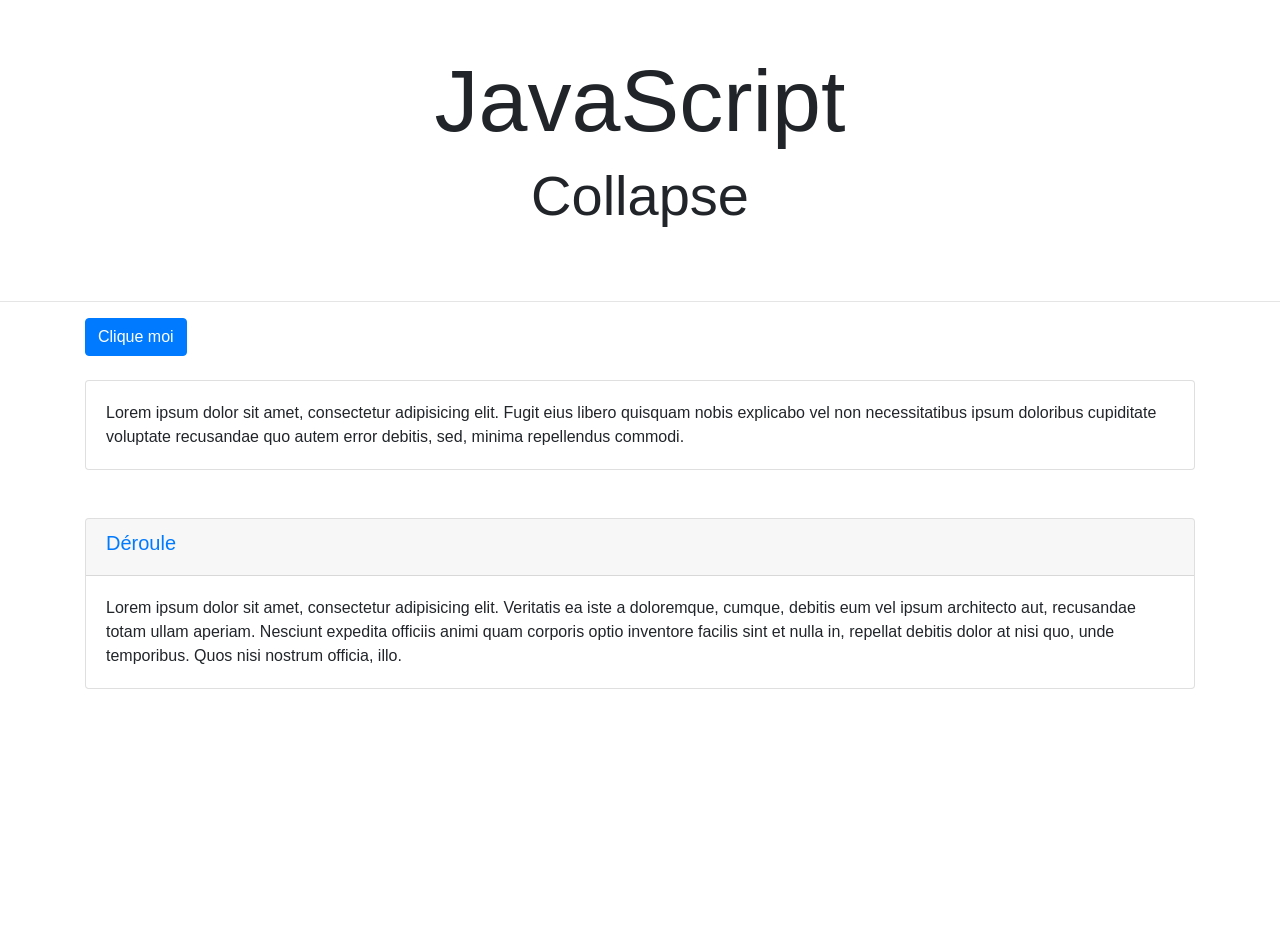
<file: Contenu-4-JavaScript/1.1_Collapse.html>
<!DOCTYPE html>
<html lang="fr">

<head>
  <meta charset="UTF-8">
  <meta name="viewport" content="width=device-width, initial-scale=1.0">
  <meta http-equiv="X-UA-Compatible" content="ie=edge">
  <title>Bac à sable 2 La Grille</title>
  <link rel="stylesheet" href="style.css">
  <!-- Font-Awesome -->
  <link rel="stylesheet" href="https://use.fontawesome.com/releases/v5.7.2/css/all.css"
    integrity="sha384-fnmOCqbTlWIlj8LyTjo7mOUStjsKC4pOpQbqyi7RrhN7udi9RwhKkMHpvLbHG9Sr" crossorigin="anonymous">
  <!-- Le CSS de Bootstrap -->
  <link rel="stylesheet" href="https://stackpath.bootstrapcdn.com/bootstrap/4.3.1/css/bootstrap.min.css"
    integrity="sha384-ggOyR0iXCbMQv3Xipma34MD+dH/1fQ784/j6cY/iJTQUOhcWr7x9JvoRxT2MZw1T" crossorigin="anonymous">
  <!-- JQUERY -->
  <script src="https://code.jquery.com/jquery-3.3.1.slim.min.js"
    integrity="sha384-q8i/X+965DzO0rT7abK41JStQIAqVgRVzpbzo5smXKp4YfRvH+8abtTE1Pi6jizo"
    crossorigin="anonymous"></script>
  <!-- popper.js -->
  <script src="https://cdnjs.cloudflare.com/ajax/libs/popper.js/1.14.7/umd/popper.min.js"
    integrity="sha384-UO2eT0CpHqdSJQ6hJty5KVphtPhzWj9WO1clHTMGa3JDZwrnQq4sF86dIHNDz0W1"
    crossorigin="anonymous"></script>
  <!-- Le JavaScript de Bootstrap -->
  <script src="https://stackpath.bootstrapcdn.com/bootstrap/4.3.1/js/bootstrap.min.js"
    integrity="sha384-JjSmVgyd0p3pXB1rRibZUAYoIIy6OrQ6VrjIEaFf/nJGzIxFDsf4x0xIM+B07jRM"
    crossorigin="anonymous"></script>

</head>

<body>

  <h1 class="text-center mt-5 display-2">JavaScript</h1>
  <h2 class="text-center mt-0 display-4">Collapse</h2>
  <br>
  <br>
  
  <hr>
  <div class="container">


    <!-- Bouton qui montre du contenu -->
    <button class="btn btn-primary d-block mb-4" data-toggle="collapse" data-target="#collapse-btn-1">Clique moi</button>
    <div class=" mb-5" id="collapse-btn-1">

      <div class="card">
        <div class="card-body">
          Lorem ipsum dolor sit amet, consectetur adipisicing elit. Fugit eius libero quisquam nobis explicabo vel non
          necessitatibus
          ipsum doloribus cupiditate voluptate recusandae quo autem error debitis, sed, minima repellendus commodi.
        </div>
      </div>
    </div>

    <!-- Accordéon -->
    <div id="accordeon">
      <div class="card">
        <div class="card-header">
          <h5>
            <a href="#collapse1" data-parent="#accordeon" data-toggle="collapse">
              Déroule
            </a>
          </h5>
        </div>

        <div id="collapse1" class="collapse show">
          <div class="card-body">
            Lorem ipsum dolor sit amet, consectetur adipisicing elit. Veritatis ea iste a doloremque, cumque, debitis
            eum vel ipsum architecto
            aut, recusandae totam ullam aperiam. Nesciunt expedita officiis animi quam corporis optio inventore facilis
            sint
            et nulla in, repellat debitis dolor at nisi quo, unde temporibus. Quos nisi nostrum officia, illo.
          </div>
        </div>
      </div>
    </div>






  </div>

  <br>
  <br>
  <br>
  <br>
  <br>
  <br>


</body>

</html>
</file>
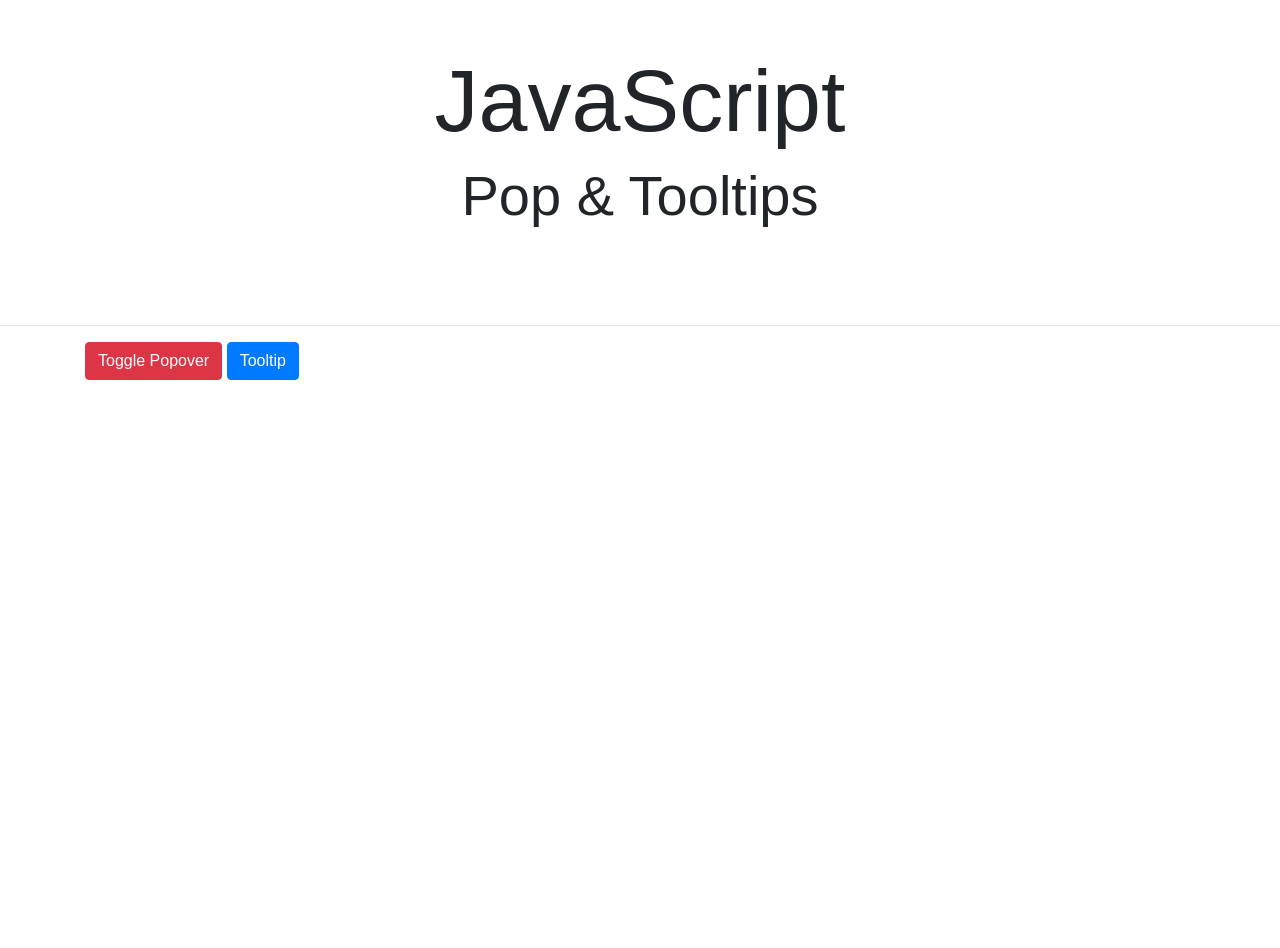
<file: Contenu-4-JavaScript/1.2_Pop&Tooltips.html>
<!DOCTYPE html>
<html lang="fr">

<head>
    <meta charset="UTF-8">
    <meta name="viewport" content="width=device-width, initial-scale=1.0">
    <meta http-equiv="X-UA-Compatible" content="ie=edge">
    <title>Bac à sable 2 La Grille</title>
    <link rel="stylesheet" href="style.css">
    <!-- Font-Awesome -->
    <link rel="stylesheet" href="https://use.fontawesome.com/releases/v5.7.2/css/all.css"
        integrity="sha384-fnmOCqbTlWIlj8LyTjo7mOUStjsKC4pOpQbqyi7RrhN7udi9RwhKkMHpvLbHG9Sr" crossorigin="anonymous">
    <!-- Le CSS de Bootstrap -->
    <link rel="stylesheet" href="https://stackpath.bootstrapcdn.com/bootstrap/4.3.1/css/bootstrap.min.css"
        integrity="sha384-ggOyR0iXCbMQv3Xipma34MD+dH/1fQ784/j6cY/iJTQUOhcWr7x9JvoRxT2MZw1T" crossorigin="anonymous">
    <!-- JQUERY -->
    <script src="https://code.jquery.com/jquery-3.3.1.slim.min.js"
        integrity="sha384-q8i/X+965DzO0rT7abK41JStQIAqVgRVzpbzo5smXKp4YfRvH+8abtTE1Pi6jizo"
        crossorigin="anonymous"></script>
    <!-- popper.js -->
    <script src="https://cdnjs.cloudflare.com/ajax/libs/popper.js/1.14.7/umd/popper.min.js"
        integrity="sha384-UO2eT0CpHqdSJQ6hJty5KVphtPhzWj9WO1clHTMGa3JDZwrnQq4sF86dIHNDz0W1"
        crossorigin="anonymous"></script>
    <!-- Le JavaScript de Bootstrap -->
    <script src="https://stackpath.bootstrapcdn.com/bootstrap/4.3.1/js/bootstrap.min.js"
        integrity="sha384-JjSmVgyd0p3pXB1rRibZUAYoIIy6OrQ6VrjIEaFf/nJGzIxFDsf4x0xIM+B07jRM"
        crossorigin="anonymous"></script>

</head>

<body>

    <h1 class="text-center mt-5 display-2">JavaScript</h1>
    <h2 class="text-center mt-0 display-4">Pop & Tooltips</h2>
    <br>
    <br>
    
    <br>
    <hr>
    <div class="container">



        <!-- POPOVER -->
        <button class="btn btn-danger" data-toggle="popover" data-placement="top" data-content="Lorem ipsum dolor sit amet consectetur adipisicing elit. Atque, inventore.
        Toggle popover" data-trigger="focus">
            Toggle Popover
        </button>

        <!-- Tooltips -->
        <button id="hello" class="btn btn-primary" data-html="true" data-toggle="tooltip" data-placement="top"
            title="<h1>Hello World</h1>">Tooltip</button>






    </div>

    <br>
    <br>
    <br>
    <br>
    <br>
    <br>
    <script>
        // Initialise popover
        $('[data-toggle="popover"]').popover();
        //Initialise tooltip
        $('[data-toggle="tooltip"]').tooltip();
    </script>
</body>

</body>

</html>
</file>
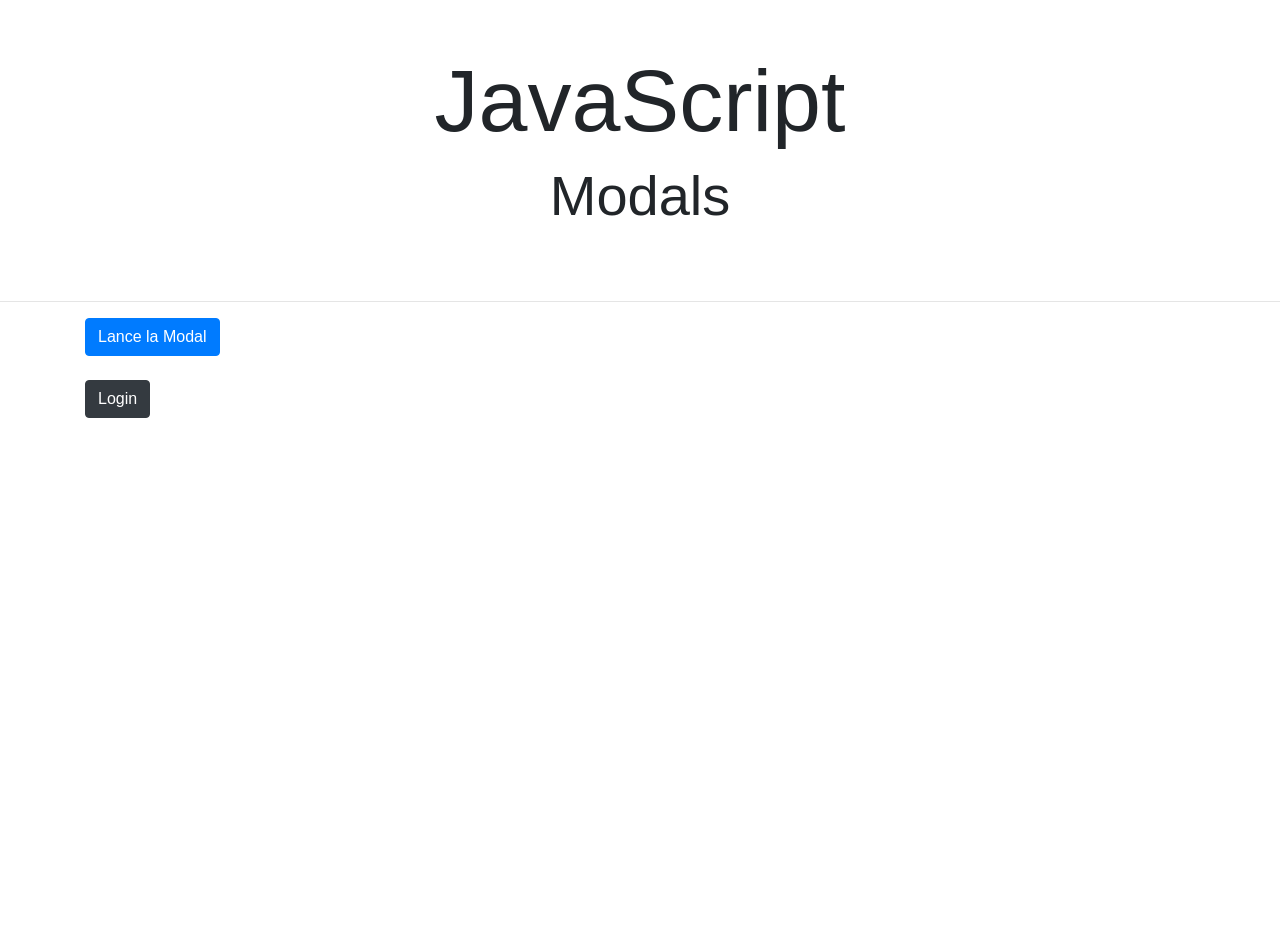
<file: Contenu-4-JavaScript/1.3_Modals.html>
<!DOCTYPE html>
<html lang="fr">

<head>
    <meta charset="UTF-8">
    <meta name="viewport" content="width=device-width, initial-scale=1.0">
    <meta http-equiv="X-UA-Compatible" content="ie=edge">
    <title>Bac à sable 2 La Grille</title>
    <link rel="stylesheet" href="style.css">
    <!-- Font-Awesome -->
    <link rel="stylesheet" href="https://use.fontawesome.com/releases/v5.7.2/css/all.css"
        integrity="sha384-fnmOCqbTlWIlj8LyTjo7mOUStjsKC4pOpQbqyi7RrhN7udi9RwhKkMHpvLbHG9Sr" crossorigin="anonymous">
    <!-- Le CSS de Bootstrap -->
    <link rel="stylesheet" href="https://stackpath.bootstrapcdn.com/bootstrap/4.3.1/css/bootstrap.min.css"
        integrity="sha384-ggOyR0iXCbMQv3Xipma34MD+dH/1fQ784/j6cY/iJTQUOhcWr7x9JvoRxT2MZw1T" crossorigin="anonymous">
    <!-- JQUERY -->
    <script src="https://code.jquery.com/jquery-3.3.1.slim.min.js"
        integrity="sha384-q8i/X+965DzO0rT7abK41JStQIAqVgRVzpbzo5smXKp4YfRvH+8abtTE1Pi6jizo"
        crossorigin="anonymous"></script>
    <!-- popper.js -->
    <script src="https://cdnjs.cloudflare.com/ajax/libs/popper.js/1.14.7/umd/popper.min.js"
        integrity="sha384-UO2eT0CpHqdSJQ6hJty5KVphtPhzWj9WO1clHTMGa3JDZwrnQq4sF86dIHNDz0W1"
        crossorigin="anonymous"></script>
    <!-- Le JavaScript de Bootstrap -->
    <script src="https://stackpath.bootstrapcdn.com/bootstrap/4.3.1/js/bootstrap.min.js"
        integrity="sha384-JjSmVgyd0p3pXB1rRibZUAYoIIy6OrQ6VrjIEaFf/nJGzIxFDsf4x0xIM+B07jRM"
        crossorigin="anonymous"></script>

</head>

<body>

    <h1 class="text-center mt-5 display-2">JavaScript</h1>
    <h2 class="text-center mt-0 display-4">Modals</h2>
    <br>
    <br>
    
    <hr>
    <div class="container">


        <!-- Déclencheur-->
        <button class="btn btn-primary" data-toggle="modal" data-target="#myModal">Lance la Modal</button>

        <!-- Modal -->
        <div class="modal" id="myModal">
            <div class="modal-dialog">
                <div class="modal-content">
                    <div class="modal-header">
                        <h5 class="modal-title">Titre</h5>
                        <button class="close" data-dismiss="modal">&times;</button>
                    </div>
                    <div class="modal-body">
                        Lorem ipsum dolor sit amet, consectetur adipisicing elit. Temporibus unde veniam harum magnam
                        molestias dignissimos omnis
                        architecto, quod, obcaecati dolorum debitis dolore porro qui, iusto quo accusantium voluptates
                        pariatur illo.
                    </div>
                    <div class="modal-footer">
                        <button class="btn btn-secondary" data-dismiss="modal">Close</button>
                    </div>
                </div>
            </div>
        </div>

        <br>
        <br>

        <!-- Déclencheur-->
        <button class="btn btn-dark" data-toggle="modal" data-target="#loginModal">Login</button>

        <!-- Modal login -->
        <div class="modal" id="loginModal">
            <div class="modal-dialog">
                <div class="modal-content">
                    <div class="modal-header">
                        <h5 class="modal-title">Login</h5>
                        <button class="close" data-dismiss="modal">&times;</button>
                    </div>
                    <div class="modal-body">
                        <form>
                            <div class="form-group">
                                <label for="username">Utilisateur</label>
                                <input type="text" placeholder="Utilisateur" class="form-control">
                            </div>
                            <div class="form-group">
                                <label for="password">Mot de passe</label>
                                <input type="password" placeholder="Mot de passe" class="form-control">
                            </div>
                        </form>
                    </div>
                    <div class="modal-footer">
                        <button class="btn btn-primary" data-dismiss="modal">Login</button>
                    </div>
                </div>
            </div>
        </div>



    </div>

    <br>
    <br>
    <br>
    <br>
    <br>
    <br>

</body>

</html>
</file>
<file: Contenu 2 Grille/style.css>
body {
    height: 100vh;
}
</file>
<file: Contenu-3-Composants/style.css>
body {
    height: 100vh;
}
</file>
<file: Contenu-4-JavaScript/style.css>
body {
    margin: 0;
    padding: 0;
    height: 100vh;
}

#carouselExemple {
    width: 70%;
    margin: 0 auto;
    margin-top: 120px;
}

.carousel-item img {
    width: 100%;
    height: auto;
}

/* body {
    margin: 0;
    padding: 0;
    height: 100vh;
}

#carouselExemple {
    width: 70%;
    margin: 0 auto;
    margin-top: 120px;
}

.carousel-item img {
    width: 100%;
    height: auto;
} */
</file>
